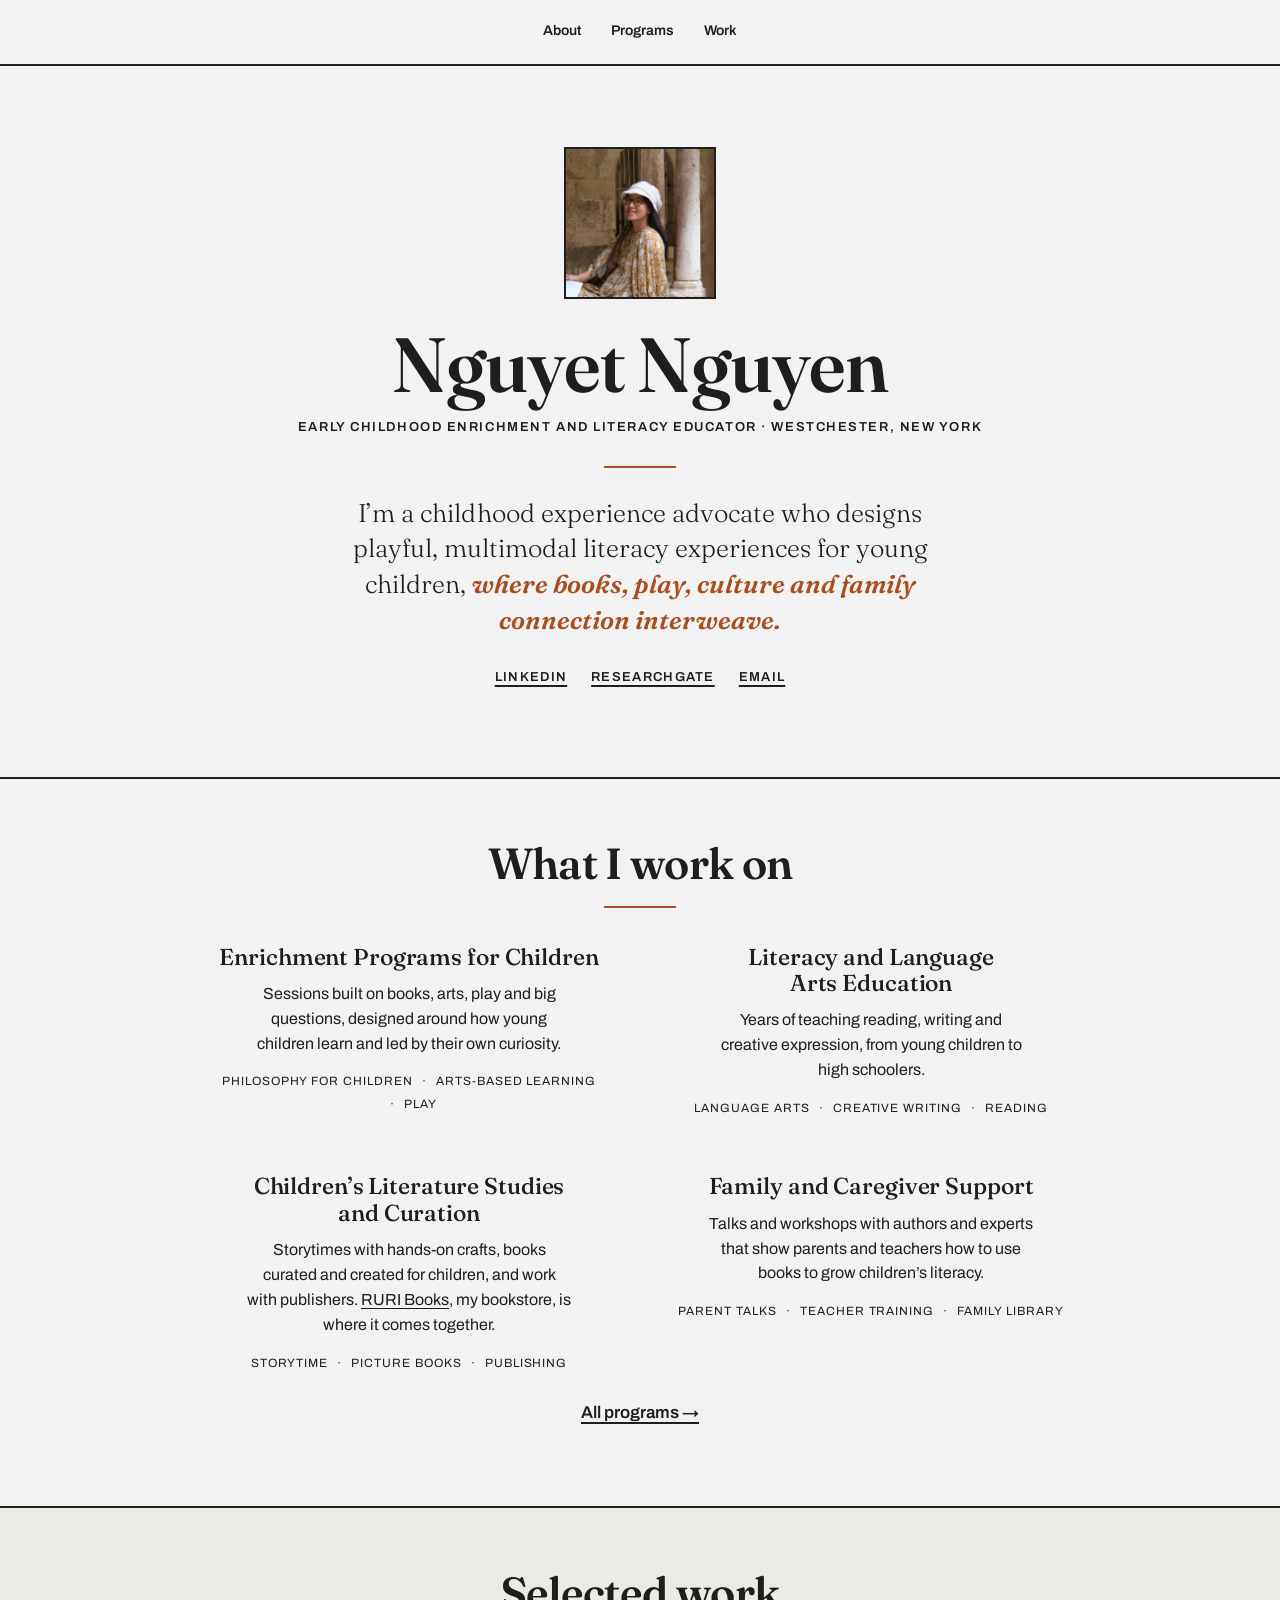
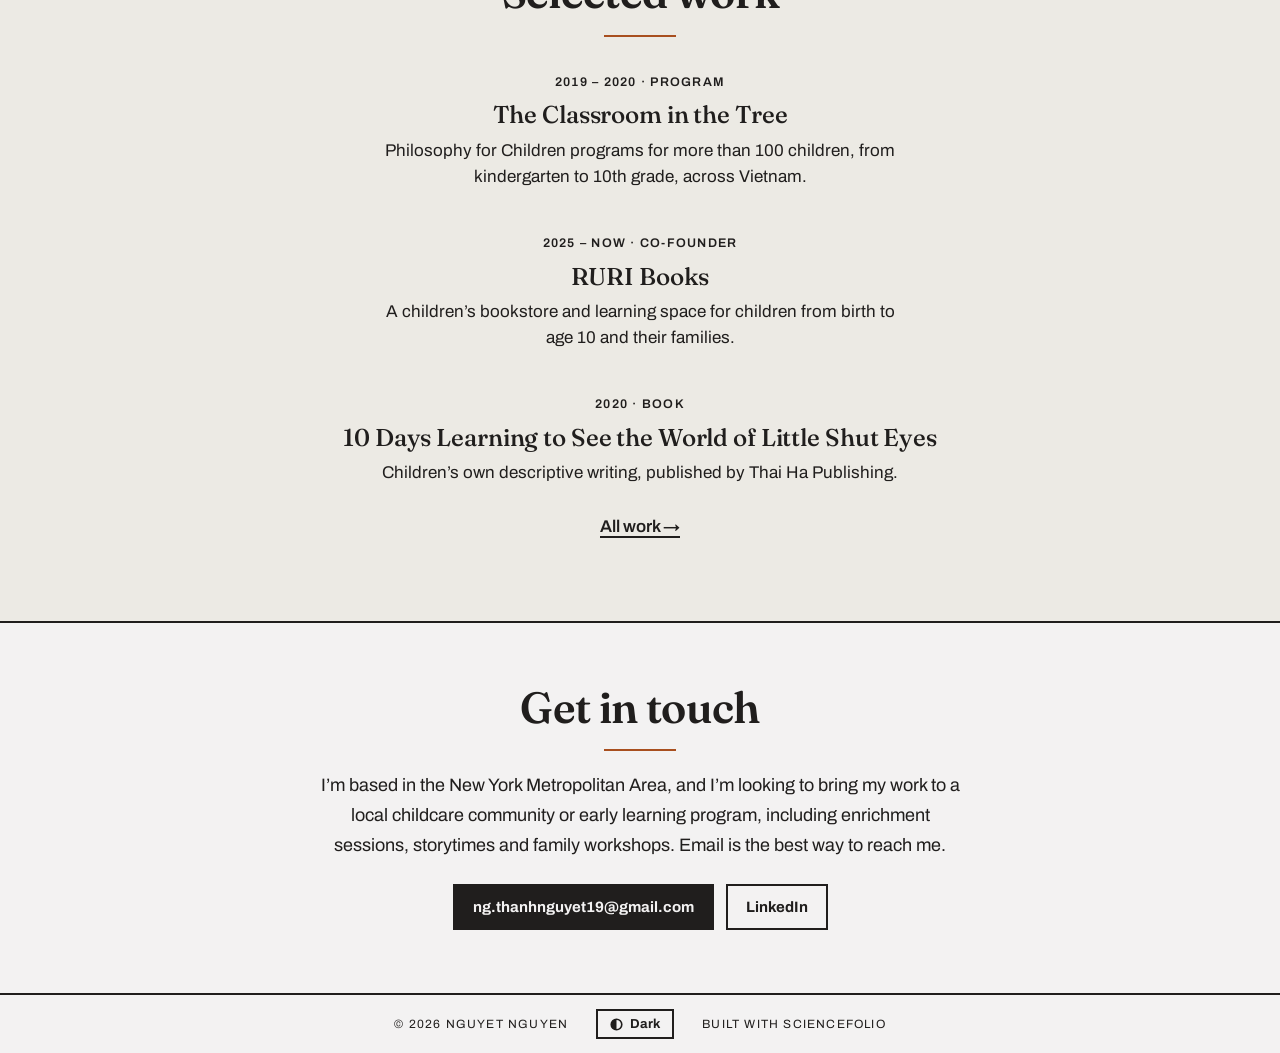
<file: index.html>
<!doctype html>
<html lang="en">
<head>
<meta charset="utf-8">
<meta name="viewport" content="width=device-width, initial-scale=1">
<title>Nguyet Nguyen · Early childhood enrichment and literacy educator</title>
<meta name="description" content="Homepage of Nguyet Nguyen, an early childhood enrichment and literacy educator who designs playful, multimodal literacy experiences for young children and their families. Based in the New York area.">
<link rel="icon" href="images/favicon.svg" type="image/svg+xml">
<link rel="preconnect" href="https://fonts.googleapis.com">
<link rel="preconnect" href="https://fonts.gstatic.com" crossorigin>
<link rel="stylesheet" href="https://fonts.googleapis.com/css2?family=Archivo:wght@300;400;600;700;800&family=Fraunces:ital,opsz,wght@0,9..144,300..700;1,9..144,300..700&display=swap">
<link rel="stylesheet" href="css/tokens.css">
<link rel="stylesheet" href="css/site.css">
<script src="js/theme.js"></script>
</head>
<body>
<nav class="nav" aria-label="Main">
  <a href="about.html">About</a>
  <a href="research.html">Programs</a>
  <a href="work.html">Work</a>
</nav>

<main>
  <!-- ============ HERO ============ -->
  <header class="hero">
    <figure class="portrait"><img src="images/portrait.jpg" alt="Portrait of Nguyet Nguyen" width="300" height="300"></figure>
    <h1>Nguyet Nguyen</h1>
    <p class="kicker">Early childhood enrichment and literacy educator · Westchester, New York</p>
    <hr class="short-rule">
    <p class="statement">I’m a childhood experience advocate who designs playful, multimodal literacy experiences for young children, <strong>where books, play, culture and family connection interweave.</strong></p>
    <ul class="profile-links">
      <li><a href="https://www.linkedin.com/in/nguyet-nguyen-491243195/">LinkedIn</a></li>
      <li><a href="https://www.researchgate.net/profile/Nguyet-Nguyen-42">ResearchGate</a></li>
      <li><a href="mailto:ng.thanhnguyet19@gmail.com">Email</a></li>
    </ul>
  </header>

  <!-- ============ WHAT I WORK ON ============ -->
  <section class="section" aria-labelledby="work-h">
    <div class="wrap">
      <div class="section-head">
        <h2 id="work-h">What I work on</h2>
        <hr class="short-rule">
      </div>
      <div class="cols4">
        <article class="col">
          <h3>Enrichment Programs for Children</h3>
          <p>Sessions built on books, arts, play and big questions, designed around how young children learn and led by their own curiosity.</p>
          <div class="tags"><span class="tag">Philosophy for Children</span><span class="tag">Arts-based learning</span><span class="tag">Play</span></div>
        </article>
        <article class="col">
          <h3>Literacy and Language Arts Education</h3>
          <p>Years of teaching reading, writing and creative expression, from young children to high schoolers.</p>
          <div class="tags"><span class="tag">Language arts</span><span class="tag">Creative writing</span><span class="tag">Reading</span></div>
        </article>
        <article class="col">
          <h3>Children’s Literature Studies and Curation</h3>
          <p>Storytimes with hands-on crafts, books curated and created for children, and work with publishers. <a href="research.html#ruri-books">RURI Books</a>, my bookstore, is where it comes together.</p>
          <div class="tags"><span class="tag">Storytime</span><span class="tag">Picture books</span><span class="tag">Publishing</span></div>
        </article>
        <article class="col">
          <h3>Family and Caregiver Support</h3>
          <p>Talks and workshops with authors and experts that show parents and teachers how to use books to grow children’s literacy.</p>
          <div class="tags"><span class="tag">Parent talks</span><span class="tag">Teacher training</span><span class="tag">Family library</span></div>
        </article>
      </div>
      <p class="more"><a href="research.html">All programs →</a></p>
    </div>
  </section>

  <!-- ============ SELECTED WORK ============ -->
  <section class="section tint" aria-labelledby="sel-h">
    <div class="wrap">
      <div class="section-head">
        <h2 id="sel-h">Selected work</h2>
        <hr class="short-rule">
      </div>
      <div class="entries">
        <article class="entry">
          <p class="when">2019 – 2020 · Program</p>
          <h3><a href="research.html#classroom-in-the-tree">The Classroom in the Tree</a></h3>
          <p>Philosophy for Children programs for more than 100 children, from kindergarten to 10th grade, across Vietnam.</p>
        </article>
        <article class="entry">
          <p class="when">2025 – now · Co-founder</p>
          <h3><a href="research.html#ruri-books">RURI Books</a></h3>
          <p>A children’s bookstore and learning space for children from birth to age 10 and their families.</p>
        </article>
        <article class="entry">
          <p class="when">2020 · Book</p>
          <h3><a href="research.html#little-shut-eyes">10 Days Learning to See the World of Little Shut Eyes</a></h3>
          <p>Children’s own descriptive writing, published by Thai Ha Publishing.</p>
        </article>
      </div>
      <p class="more"><a href="work.html">All work →</a></p>
    </div>
  </section>

  <!-- ============ CONTACT ============ -->
  <section class="section" id="contact" aria-labelledby="contact-h">
    <div class="wrap" style="text-align:center">
      <div class="section-head" style="margin-bottom:20px">
        <h2 id="contact-h">Get in touch</h2>
        <hr class="short-rule">
      </div>
      <p class="prose">I’m based in the New York Metropolitan Area, and I’m looking to bring my work to a local childcare community or early learning program, including enrichment sessions, storytimes and family workshops. Email is the best way to reach me.</p>
      <div class="btn-row">
        <a class="btn" href="mailto:ng.thanhnguyet19@gmail.com">ng.thanhnguyet19@gmail.com</a>
        <a class="btn btn-line" href="https://www.linkedin.com/in/nguyet-nguyen-491243195/">LinkedIn</a>
      </div>
    </div>
  </section>
</main>

<footer class="foot">
  <a href="index.html">© 2026 Nguyet Nguyen</a>
  <button type="button" class="toggle" data-theme-toggle aria-pressed="false"><svg viewBox="0 0 16 16" width="13" height="13" aria-hidden="true"><circle cx="8" cy="8" r="6.5" fill="none" stroke="currentColor" stroke-width="2"/><path d="M8 1.5a6.5 6.5 0 0 0 0 13z" fill="currentColor"/></svg><span data-theme-label>Dark</span></button>
  <a href="https://github.com/tuannguyen8390/sciencefolio" rel="noopener">Built with Sciencefolio</a>
</footer>

</body>
</html>
</file>
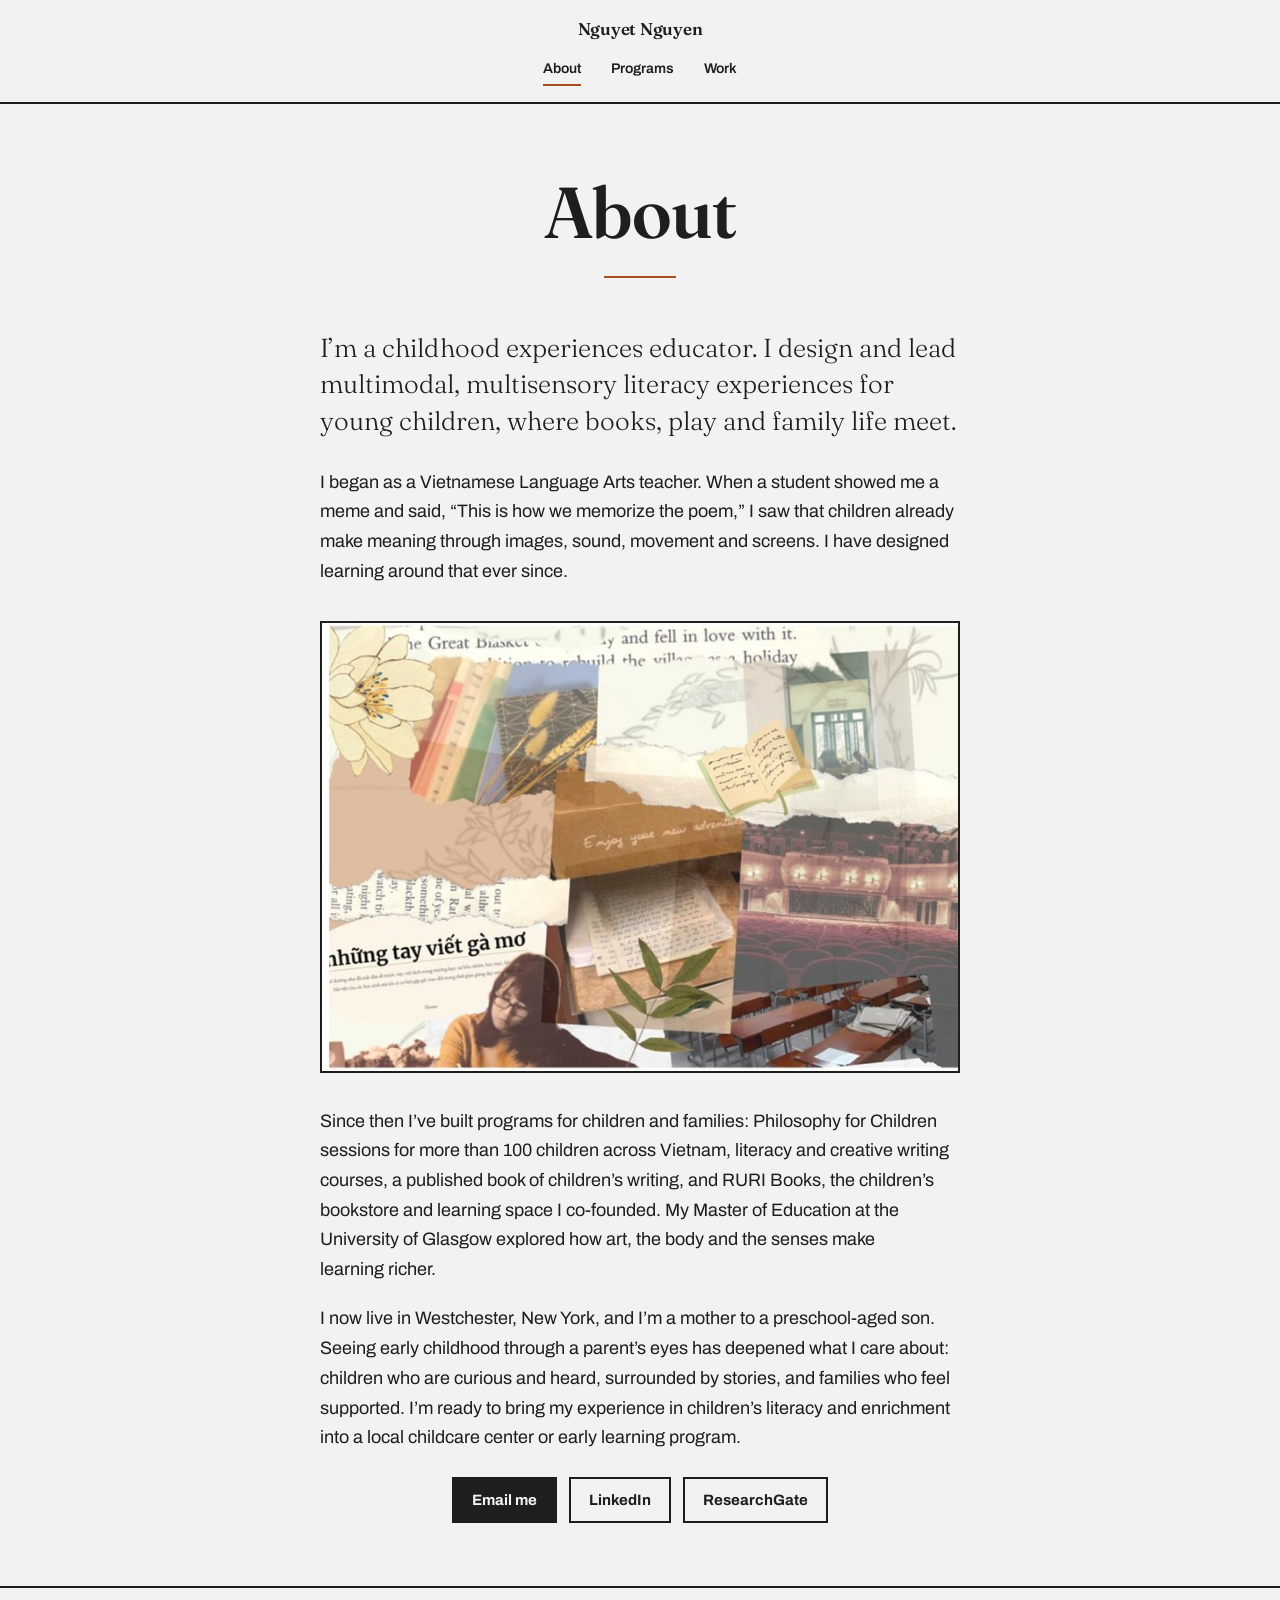
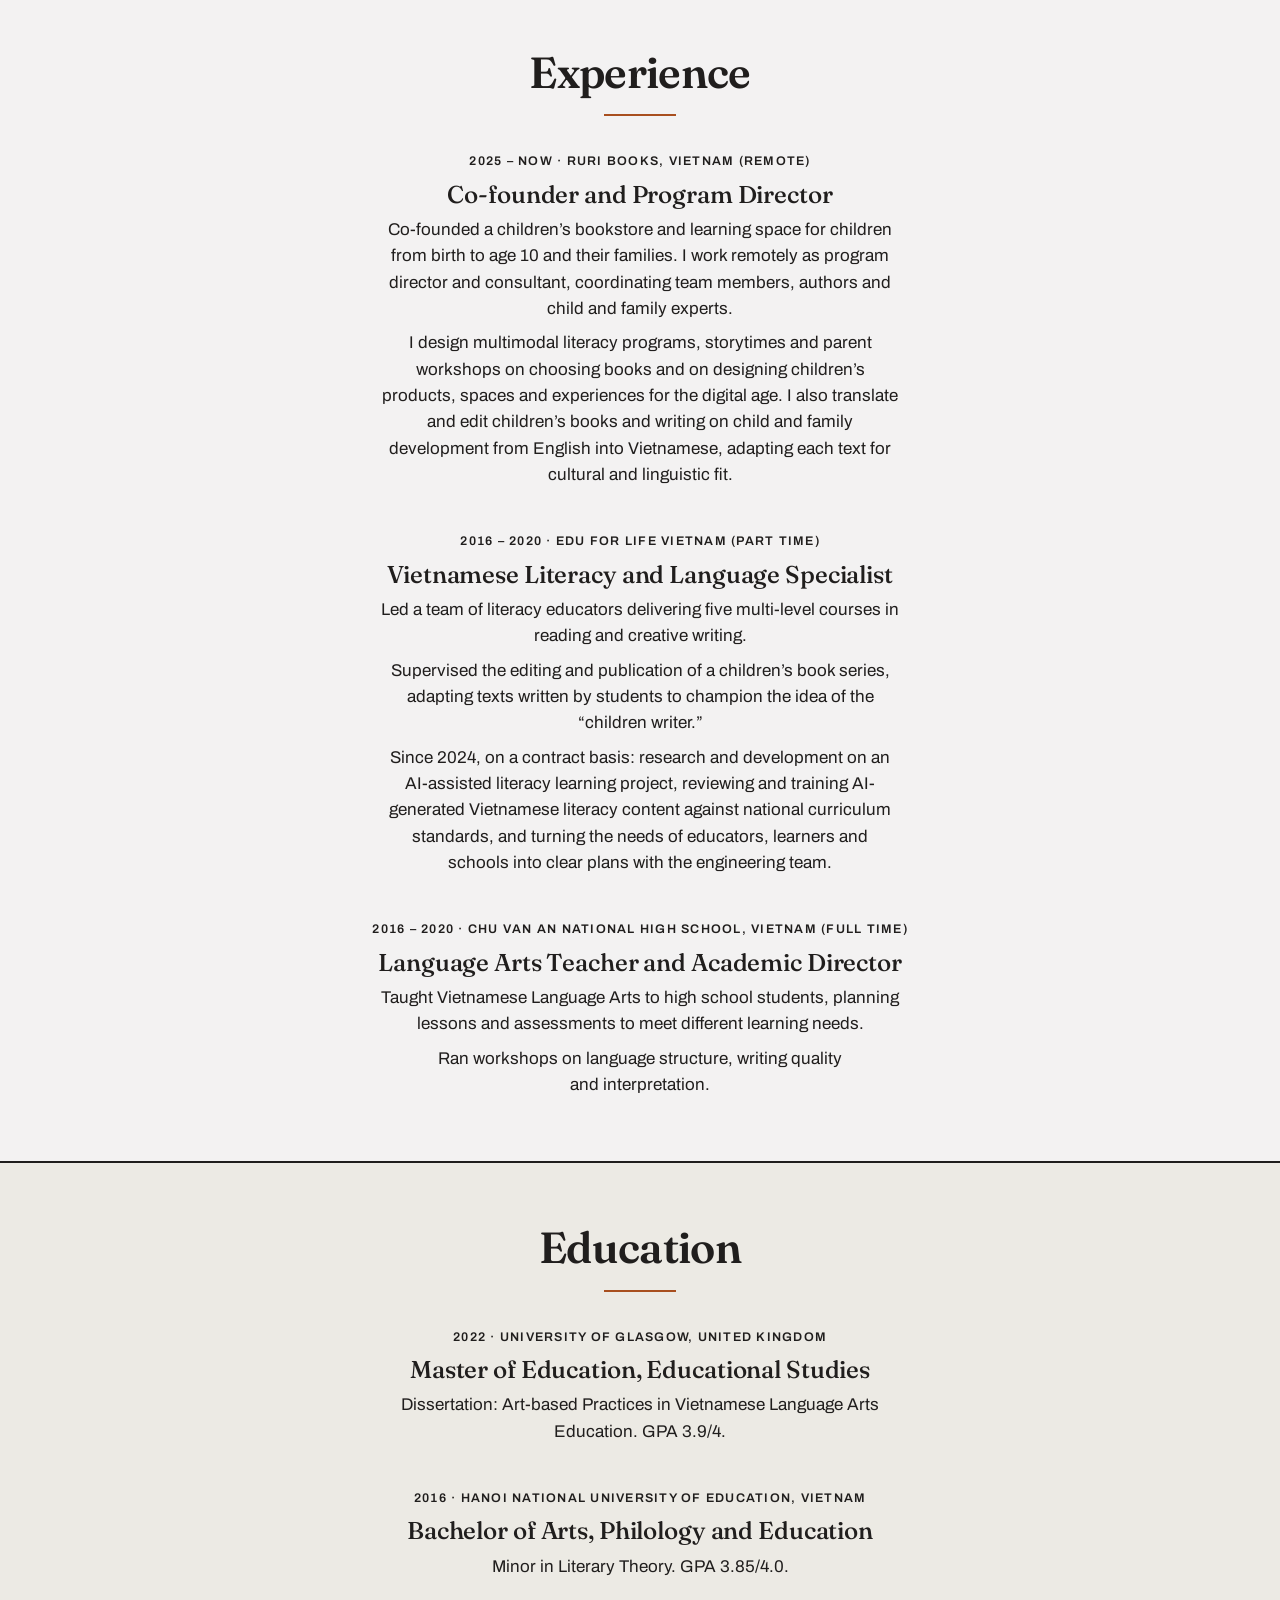
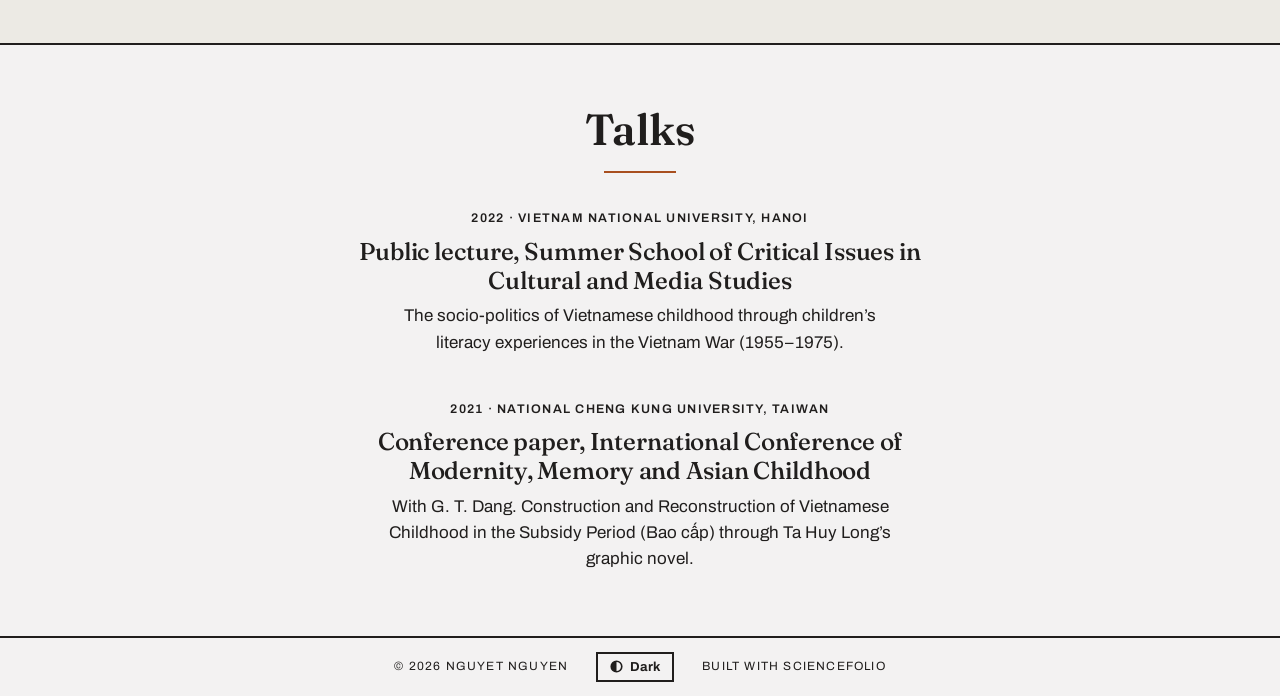
<file: about.html>
<!doctype html>
<html lang="en">
<head>
<meta charset="utf-8">
<meta name="viewport" content="width=device-width, initial-scale=1">
<title>About · Nguyet Nguyen</title>
<meta name="description" content="Biography, education and experience of Nguyet Nguyen, an early childhood enrichment and literacy designer.">
<link rel="icon" href="images/favicon.svg" type="image/svg+xml">
<link rel="preconnect" href="https://fonts.googleapis.com">
<link rel="preconnect" href="https://fonts.gstatic.com" crossorigin>
<link rel="stylesheet" href="https://fonts.googleapis.com/css2?family=Archivo:wght@300;400;600;700;800&family=Fraunces:ital,opsz,wght@0,9..144,300..700;1,9..144,300..700&display=swap">
<link rel="stylesheet" href="css/tokens.css">
<link rel="stylesheet" href="css/site.css">
<script src="js/theme.js"></script>
</head>
<body>
<nav class="nav" aria-label="Main">
  <a class="nav-name" href="index.html">Nguyet Nguyen</a>
  <a href="about.html" aria-current="page">About</a>
  <a href="research.html">Programs</a>
  <a href="work.html">Work</a>
</nav>

<main>
  <header class="page-head">
    <h1>About</h1>
    <hr class="short-rule">
  </header>

  <section class="section flush-top">
    <div class="prose">
      <p class="lead-in">I’m a childhood experiences educator. I design and lead multimodal, multisensory literacy experiences for young children, where books, play and family life meet.</p>
      <p>I began as a Vietnamese Language Arts teacher. When a student showed me a meme and said, “This is how we memorize the poem,” I saw that children already make meaning through images, sound, movement and screens. I have designed learning around that ever since.</p>
    </div>
    <figure class="figure figure-natural" style="margin-top:34px;margin-bottom:34px">
      <img src="images/about-collage.jpg" alt="Collage of torn book pages, handwritten letters, dried flowers, a lecture hall and a woman reading" width="724" height="510">
    </figure>
    <div class="prose">
      <p>Since then I’ve built programs for children and families: Philosophy for Children sessions for more than 100 children across Vietnam, literacy and creative writing courses, a published book of children’s writing, and RURI Books, the children’s bookstore and learning space I co-founded. My Master of Education at the University of Glasgow explored how art, the body and the senses make learning richer.</p>
      <p>I now live in Westchester, New York, and I’m a mother to a preschool-aged son. Seeing early childhood through a parent’s eyes has deepened what I care about: children who are curious and heard, surrounded by stories, and families who feel supported. I’m ready to bring my experience in children’s literacy and enrichment into a local childcare center or early learning program.</p>
    </div>
    <div class="btn-row">
      <a class="btn" href="mailto:ng.thanhnguyet19@gmail.com">Email me</a>
      <a class="btn btn-line" href="https://www.linkedin.com/in/nguyet-nguyen-491243195/">LinkedIn</a>
      <a class="btn btn-line" href="https://www.researchgate.net/profile/Nguyet-Nguyen-42">ResearchGate</a>
    </div>
  </section>

  <section class="section" aria-labelledby="exp-h">
    <div class="wrap">
      <div class="section-head">
        <h2 id="exp-h">Experience</h2>
        <hr class="short-rule">
      </div>
      <div class="entries">
        <article class="entry">
          <p class="when">2025 – now · RURI Books, Vietnam (remote)</p>
          <h3>Co-founder and Program Director</h3>
          <p>Co-founded a children’s bookstore and learning space for children from birth to age 10 and their families. I work remotely as program director and consultant, coordinating team members, authors and child and family experts.</p>
          <p>I design multimodal literacy programs, storytimes and parent workshops on choosing books and on designing children’s products, spaces and experiences for the digital age. I also translate and edit children’s books and writing on child and family development from English into Vietnamese, adapting each text for cultural and linguistic fit.</p>
        </article>
        <article class="entry">
          <p class="when">2016 – 2020 · Edu for Life Vietnam (part time)</p>
          <h3>Vietnamese Literacy and Language Specialist</h3>
          <p>Led a team of literacy educators delivering five multi-level courses in reading and creative writing.</p>
          <p>Supervised the editing and publication of a children’s book series, adapting texts written by students to champion the idea of the “children writer.”</p>
          <p>Since 2024, on a contract basis: research and development on an AI-assisted literacy learning project, reviewing and training AI-generated Vietnamese literacy content against national curriculum standards, and turning the needs of educators, learners and schools into clear plans with the engineering team.</p>
        </article>
        <article class="entry">
          <p class="when">2016 – 2020 · Chu Van An National High School, Vietnam (full time)</p>
          <h3>Language Arts Teacher and Academic Director</h3>
          <p>Taught Vietnamese Language Arts to high school students, planning lessons and assessments to meet different learning needs.</p>
          <p>Ran workshops on language structure, writing quality and interpretation.</p>
        </article>
      </div>
    </div>
  </section>

  <section class="section tint" aria-labelledby="edu-h">
    <div class="wrap">
      <div class="section-head">
        <h2 id="edu-h">Education</h2>
        <hr class="short-rule">
      </div>
      <div class="entries">
        <article class="entry">
          <p class="when">2022 · University of Glasgow, United Kingdom</p>
          <h3>Master of Education, Educational Studies</h3>
          <p>Dissertation: Art-based Practices in Vietnamese Language Arts Education. GPA 3.9/4.</p>
        </article>
        <article class="entry">
          <p class="when">2016 · Hanoi National University of Education, Vietnam</p>
          <h3>Bachelor of Arts, Philology and Education</h3>
          <p>Minor in Literary Theory. GPA 3.85/4.0.</p>
        </article>
      </div>
    </div>
  </section>

  <section class="section" aria-labelledby="talks-h">
    <div class="wrap">
      <div class="section-head">
        <h2 id="talks-h">Talks</h2>
        <hr class="short-rule">
      </div>
      <div class="entries">
        <article class="entry">
          <p class="when">2022 · Vietnam National University, Hanoi</p>
          <h3>Public lecture, Summer School of Critical Issues in Cultural and Media Studies</h3>
          <p>The socio-politics of Vietnamese childhood through children’s literacy experiences in the Vietnam War (1955–1975).</p>
        </article>
        <article class="entry">
          <p class="when">2021 · National Cheng Kung University, Taiwan</p>
          <h3>Conference paper, International Conference of Modernity, Memory and Asian Childhood</h3>
          <p>With G. T. Dang. Construction and Reconstruction of Vietnamese Childhood in the Subsidy Period (<span lang="vi">Bao cấp</span>) through Ta Huy Long’s graphic novel.</p>
        </article>
      </div>
    </div>
  </section>
</main>

<footer class="foot">
  <a href="index.html">© 2026 Nguyet Nguyen</a>
  <button type="button" class="toggle" data-theme-toggle aria-pressed="false"><svg viewBox="0 0 16 16" width="13" height="13" aria-hidden="true"><circle cx="8" cy="8" r="6.5" fill="none" stroke="currentColor" stroke-width="2"/><path d="M8 1.5a6.5 6.5 0 0 0 0 13z" fill="currentColor"/></svg><span data-theme-label>Dark</span></button>
  <a href="https://github.com/tuannguyen8390/sciencefolio" rel="noopener">Built with Sciencefolio</a>
</footer>

</body>
</html>
</file>
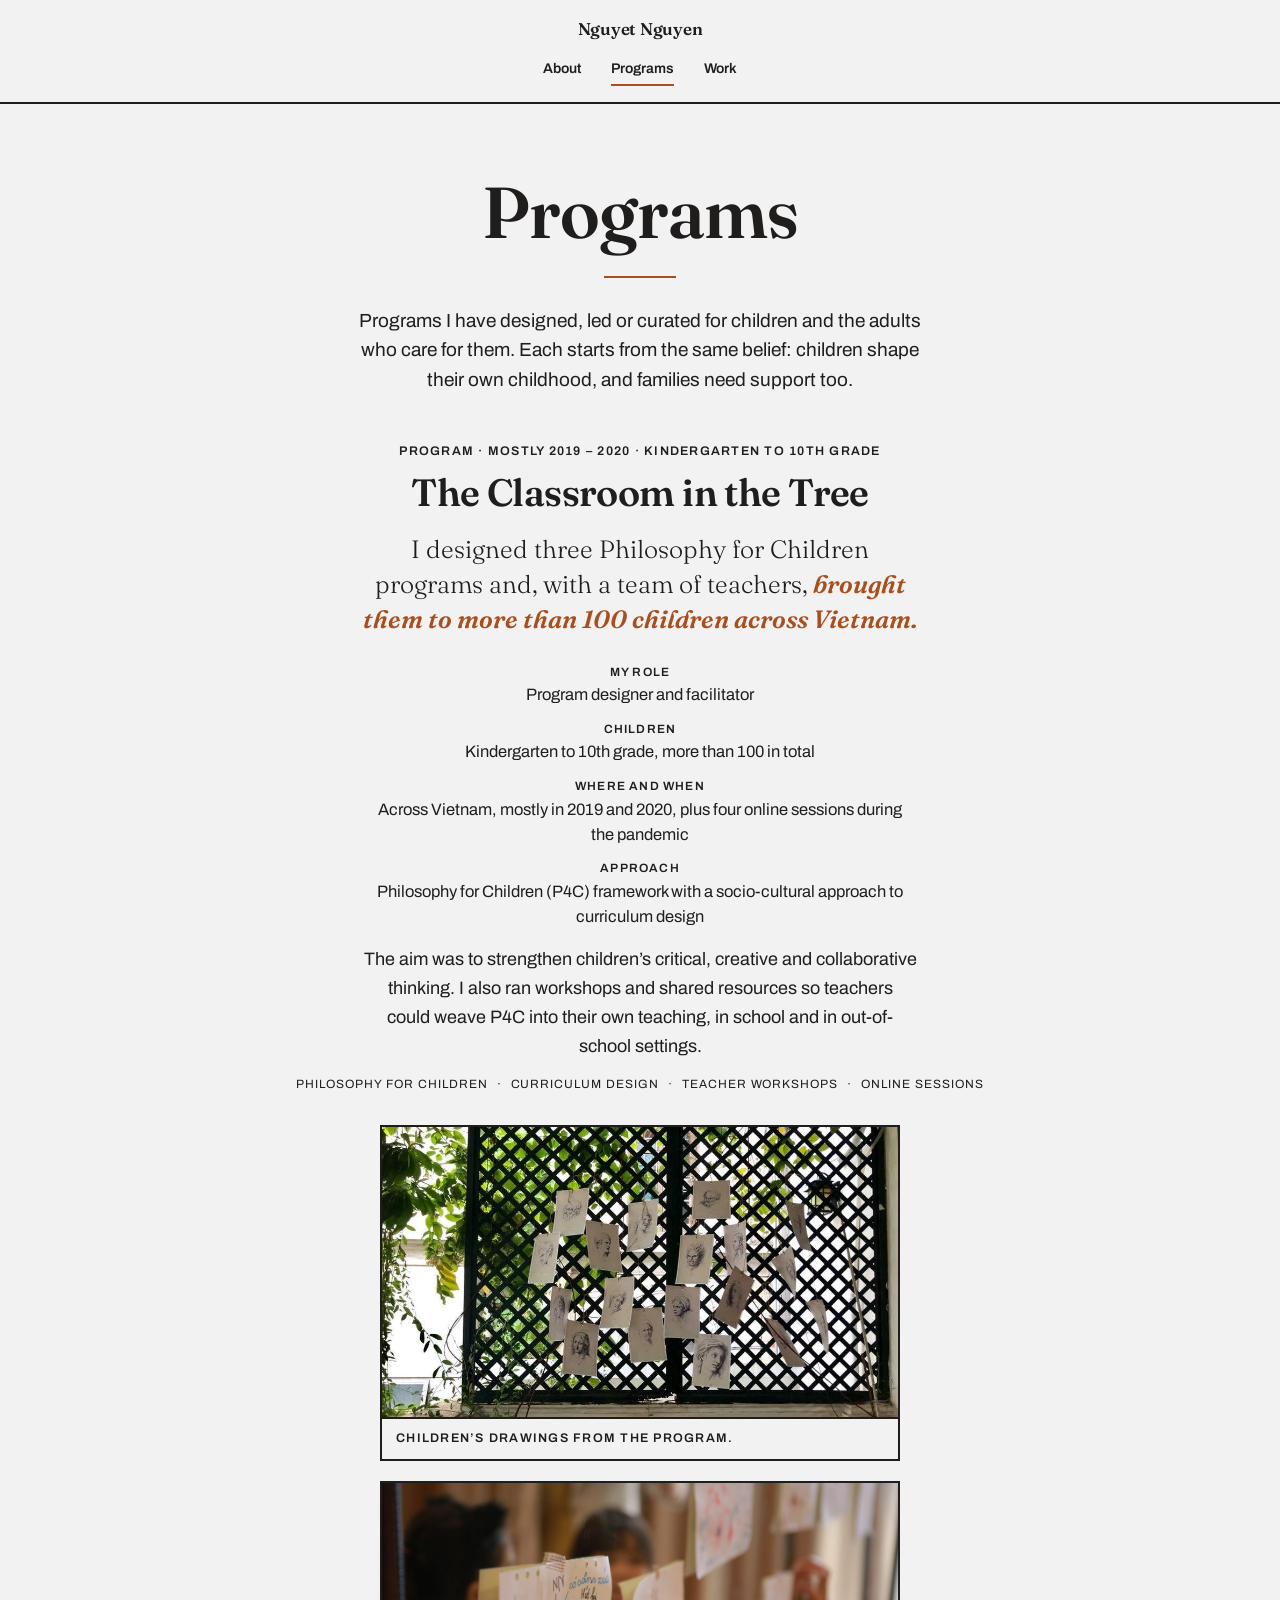
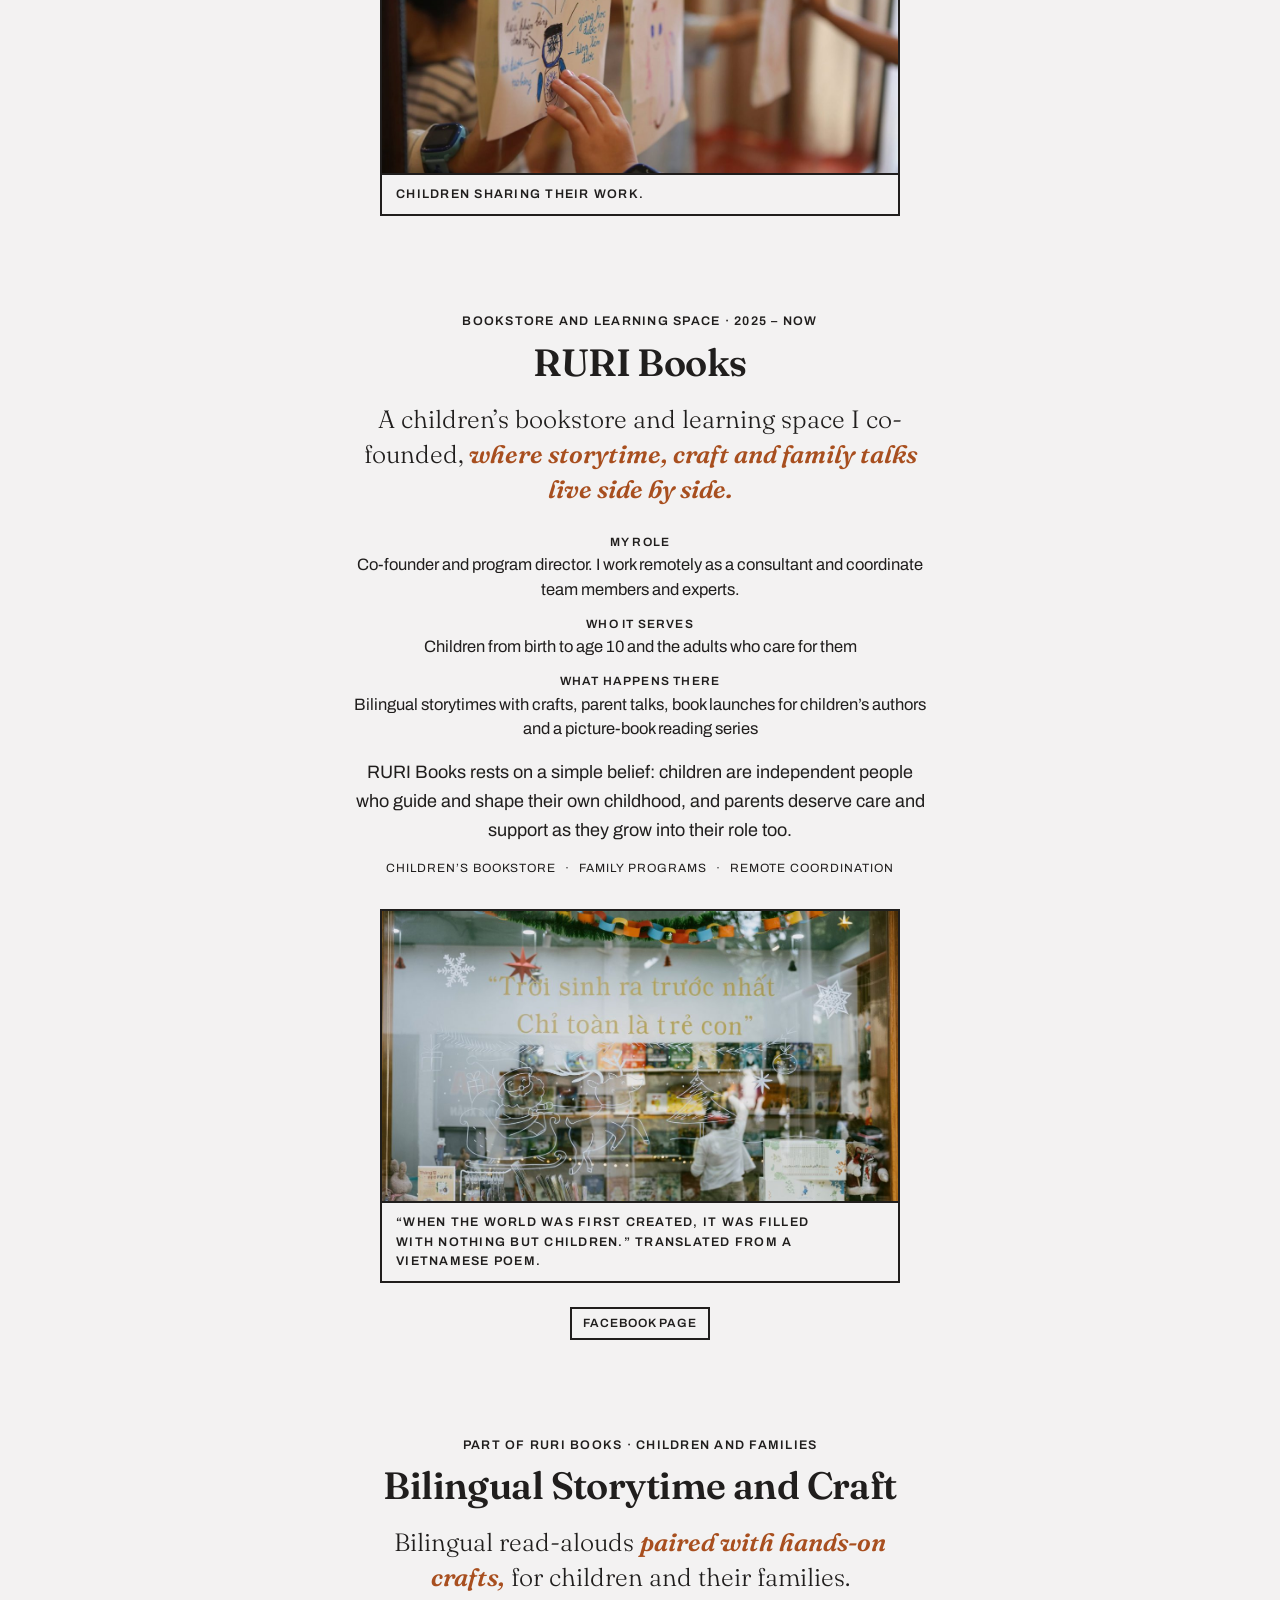
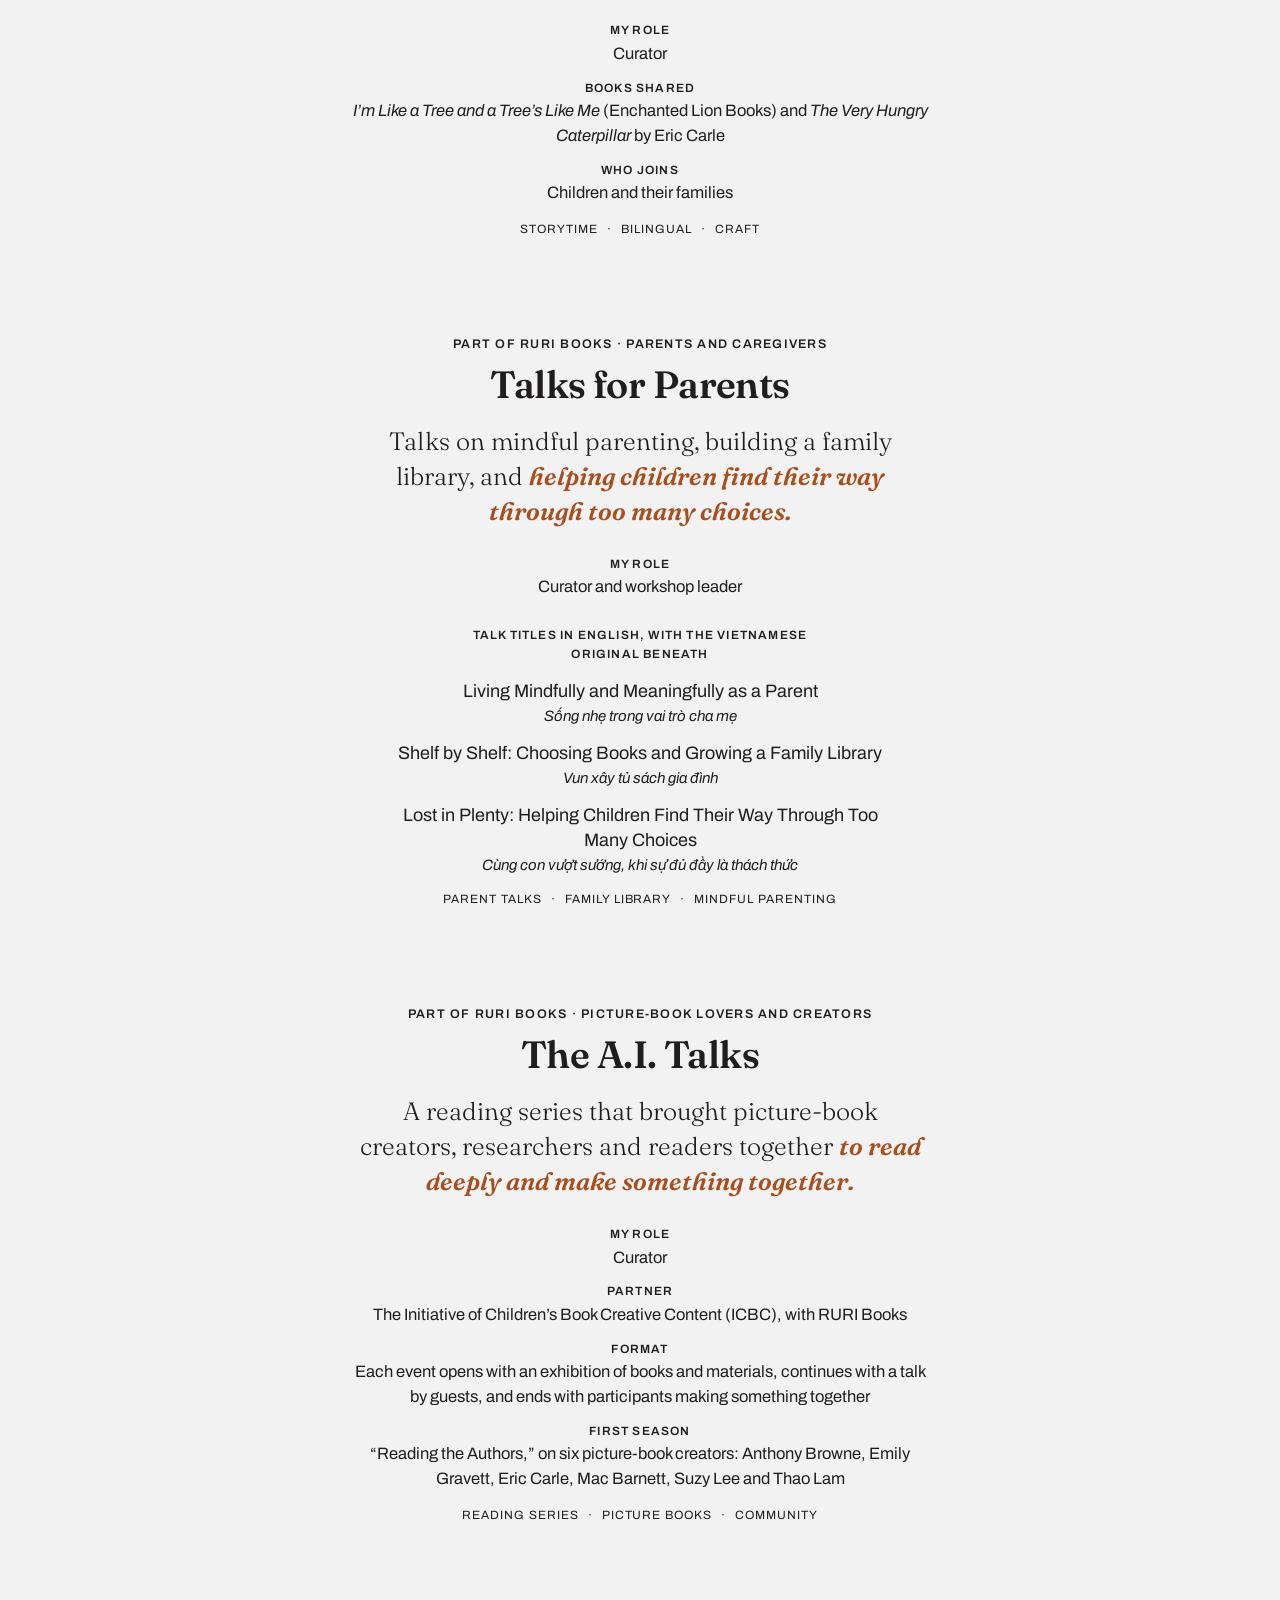
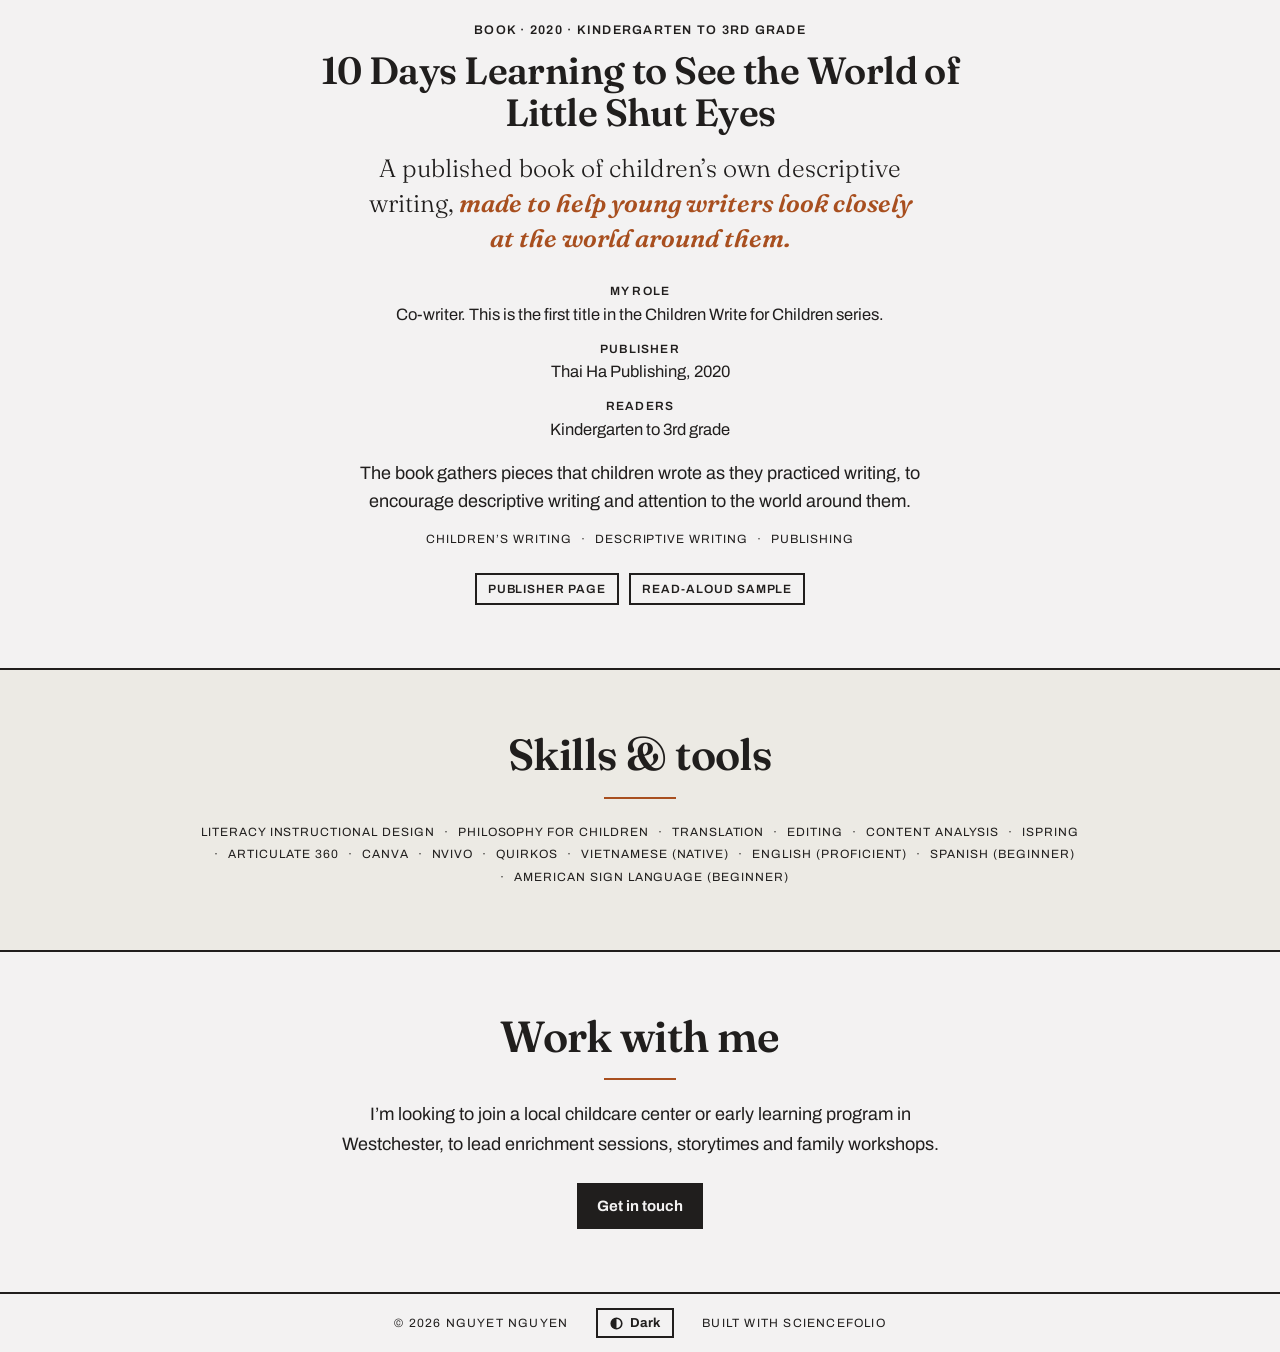
<file: research.html>
<!doctype html>
<html lang="en">
<head>
<meta charset="utf-8">
<meta name="viewport" content="width=device-width, initial-scale=1">
<title>Programs · Nguyet Nguyen</title>
<meta name="description" content="Enrichment, literacy and family programs designed and led by Nguyet Nguyen.">
<link rel="icon" href="images/favicon.svg" type="image/svg+xml">
<link rel="preconnect" href="https://fonts.googleapis.com">
<link rel="preconnect" href="https://fonts.gstatic.com" crossorigin>
<link rel="stylesheet" href="https://fonts.googleapis.com/css2?family=Archivo:wght@300;400;600;700;800&family=Fraunces:ital,opsz,wght@0,9..144,300..700;1,9..144,300..700&display=swap">
<link rel="stylesheet" href="css/tokens.css">
<link rel="stylesheet" href="css/site.css">
<script src="js/theme.js"></script>
</head>
<body>
<nav class="nav" aria-label="Main">
  <a class="nav-name" href="index.html">Nguyet Nguyen</a>
  <a href="about.html">About</a>
  <a href="research.html" aria-current="page">Programs</a>
  <a href="work.html">Work</a>
</nav>

<main>
  <header class="page-head">
    <h1>Programs</h1>
    <hr class="short-rule">
    <p>Programs I have designed, led or curated for children and the adults who care for them. Each starts from the same belief: children shape their own childhood, and families need support too.</p>
  </header>

  <section class="section flush-top" aria-label="Programs">
    <div class="wrap">
      <div class="chapters">
        <article class="chapter" id="classroom-in-the-tree">
          <p class="when">Program · Mostly 2019 – 2020 · Kindergarten to 10th grade</p>
          <h2>The Classroom in the Tree</h2>
          <p class="lead">I designed three Philosophy for Children programs and, with a team of teachers, <strong>brought them to more than 100 children across Vietnam.</strong></p>
          <dl class="facts">
            <div><dt>My role</dt><dd>Program designer and facilitator</dd></div>
            <div><dt>Children</dt><dd>Kindergarten to 10th grade, more than 100 in total</dd></div>
            <div><dt>Where and when</dt><dd>Across Vietnam, mostly in 2019 and 2020, plus four online sessions during the pandemic</dd></div>
            <div><dt>Approach</dt><dd>Philosophy for Children (P4C) framework with a socio-cultural approach to curriculum design</dd></div>
          </dl>
          <p>The aim was to strengthen children’s critical, creative and collaborative thinking. I also ran workshops and shared resources so teachers could weave P4C into their own teaching, in school and in out-of-school settings.</p>

          <div class="tags"><span class="tag">Philosophy for Children</span><span class="tag">Curriculum design</span><span class="tag">Teacher workshops</span><span class="tag">Online sessions</span></div>
          <figure class="figure">
            <img src="images/program-p4c-drawings.jpg" alt="Children’s drawings pinned to a lattice screen" width="800" height="450">
            <figcaption>Children’s drawings from the program.</figcaption>
          </figure>
          <figure class="figure">
            <img src="images/program-p4c-sharing.jpg" alt="Children’s hands holding up and pointing to their drawings and writing" width="800" height="450">
            <figcaption>Children sharing their work.</figcaption>
          </figure>

        </article>

        <article class="chapter" id="ruri-books">
          <p class="when">Bookstore and learning space · 2025 – now</p>
          <h2>RURI Books</h2>
          <p class="lead">A children’s bookstore and learning space I co-founded, <strong>where storytime, craft and family talks live side by side.</strong></p>
          <dl class="facts">
            <div><dt>My role</dt><dd>Co-founder and program director. I work remotely as a consultant and coordinate team members and experts.</dd></div>
            <div><dt>Who it serves</dt><dd>Children from birth to age 10 and the adults who care for them</dd></div>
            <div><dt>What happens there</dt><dd>Bilingual storytimes with crafts, parent talks, book launches for children’s authors and a picture-book reading series</dd></div>
          </dl>
          <p>RURI Books rests on a simple belief: children are independent people who guide and shape their own childhood, and parents deserve care and support as they grow into their role too.</p>

          <div class="tags"><span class="tag">Children’s bookstore</span><span class="tag">Family programs</span><span class="tag">Remote coordination</span></div>
          <figure class="figure">
            <img src="images/program-ruri-window.jpg" alt="Window of the RURI Books children’s bookstore, with shelves of picture books behind a line of Vietnamese poetry on the glass" width="800" height="450">
            <figcaption>“When the world was first created, it was filled with nothing but children.” Translated from a Vietnamese poem.</figcaption>
          </figure>

          <div class="links"><a href="https://www.facebook.com/ruribooks">Facebook page</a></div>
        </article>

        <article class="chapter" id="storytime">
          <p class="when">Part of RURI Books · Children and families</p>
          <h2>Bilingual Storytime and Craft</h2>
          <p class="lead">Bilingual read-alouds <strong>paired with hands-on crafts,</strong> for children and their families.</p>
          <dl class="facts">
            <div><dt>My role</dt><dd>Curator</dd></div>
            <div><dt>Books shared</dt><dd><em>I’m Like a Tree and a Tree’s Like Me</em> (Enchanted Lion Books) and <em>The Very Hungry Caterpillar</em> by Eric Carle</dd></div>
            <div><dt>Who joins</dt><dd>Children and their families</dd></div>
          </dl>

          <div class="tags"><span class="tag">Storytime</span><span class="tag">Bilingual</span><span class="tag">Craft</span></div>

        </article>

        <article class="chapter" id="parent-talks">
          <p class="when">Part of RURI Books · Parents and caregivers</p>
          <h2>Talks for Parents</h2>
          <p class="lead">Talks on mindful parenting, building a family library, and <strong>helping children find their way through too many choices.</strong></p>
          <dl class="facts">
            <div><dt>My role</dt><dd>Curator and workshop leader</dd></div>
          </dl>
          <p class="small-label">Talk titles in English, with the Vietnamese original beneath</p>
          <ul class="plain">
            <li>Living Mindfully and Meaningfully as a Parent<span class="orig" lang="vi">Sống nhẹ trong vai trò cha mẹ</span></li>
            <li>Shelf by Shelf: Choosing Books and Growing a Family Library<span class="orig" lang="vi">Vun xây tủ sách gia đình</span></li>
            <li>Lost in Plenty: Helping Children Find Their Way Through Too Many Choices<span class="orig" lang="vi">Cùng con vượt sướng, khi sự đủ đầy là thách thức</span></li>
          </ul>

          <div class="tags"><span class="tag">Parent talks</span><span class="tag">Family library</span><span class="tag">Mindful parenting</span></div>

        </article>

        <article class="chapter" id="ai-talks">
          <p class="when">Part of RURI Books · Picture-book lovers and creators</p>
          <h2>The A.I. Talks</h2>
          <p class="lead">A reading series that brought picture-book creators, researchers and readers together <strong>to read deeply and make something together.</strong></p>
          <dl class="facts">
            <div><dt>My role</dt><dd>Curator</dd></div>
            <div><dt>Partner</dt><dd>The Initiative of Children’s Book Creative Content (ICBC), with RURI Books</dd></div>
            <div><dt>Format</dt><dd>Each event opens with an exhibition of books and materials, continues with a talk by guests, and ends with participants making something together</dd></div>
            <div><dt>First season</dt><dd>“Reading the Authors,” on six picture-book creators: Anthony Browne, Emily Gravett, Eric Carle, Mac Barnett, Suzy Lee and Thao Lam</dd></div>
          </dl>

          <div class="tags"><span class="tag">Reading series</span><span class="tag">Picture books</span><span class="tag">Community</span></div>

        </article>

        <article class="chapter" id="little-shut-eyes">
          <p class="when">Book · 2020 · Kindergarten to 3rd grade</p>
          <h2>10 Days Learning to See the World of Little Shut Eyes</h2>
          <p class="lead">A published book of children’s own descriptive writing, <strong>made to help young writers look closely at the world around them.</strong></p>
          <dl class="facts">
            <div><dt>My role</dt><dd>Co-writer. This is the first title in the Children Write for Children series.</dd></div>
            <div><dt>Publisher</dt><dd>Thai Ha Publishing, 2020</dd></div>
            <div><dt>Readers</dt><dd>Kindergarten to 3rd grade</dd></div>
          </dl>
          <p>The book gathers pieces that children wrote as they practiced writing, to encourage descriptive writing and attention to the world around them.</p>

          <div class="tags"><span class="tag">Children’s writing</span><span class="tag">Descriptive writing</span><span class="tag">Publishing</span></div>

          <div class="links"><a href="https://thaihabooks.com/products/10-ngay-ngam-the-gioi-cua-mat-nham-tit">Publisher page</a><a href="https://www.youtube.com/watch?v=2GXSbC4EUvc">Read-aloud sample</a></div>
        </article>
      </div>
    </div>
  </section>

  <section class="section tint" aria-labelledby="tools-h">
    <div class="wrap" style="text-align:center">
      <div class="section-head" style="margin-bottom:24px">
        <h2 id="tools-h">Skills &amp; tools</h2>
        <hr class="short-rule">
      </div>
      <div class="tags" style="justify-content:center">
        <span class="tag">Literacy instructional design</span><span class="tag">Philosophy for Children</span><span class="tag">Translation</span>
        <span class="tag">Editing</span><span class="tag">Content analysis</span><span class="tag">iSpring</span><span class="tag">Articulate 360</span>
        <span class="tag">Canva</span><span class="tag">NVivo</span><span class="tag">Quirkos</span>
        <span class="tag">Vietnamese (native)</span><span class="tag">English (proficient)</span><span class="tag">Spanish (beginner)</span><span class="tag">American Sign Language (beginner)</span>
      </div>
    </div>
  </section>

  <section class="section" aria-labelledby="collab-h">
    <div class="wrap" style="text-align:center">
      <div class="section-head" style="margin-bottom:20px">
        <h2 id="collab-h">Work with me</h2>
        <hr class="short-rule">
      </div>
      <p class="prose">I’m looking to join a local childcare center or early learning program in Westchester, to lead enrichment sessions, storytimes and family workshops.</p>
      <div class="btn-row">
        <a class="btn" href="mailto:ng.thanhnguyet19@gmail.com">Get in touch</a>
      </div>
    </div>
  </section>
</main>

<footer class="foot">
  <a href="index.html">© 2026 Nguyet Nguyen</a>
  <button type="button" class="toggle" data-theme-toggle aria-pressed="false"><svg viewBox="0 0 16 16" width="13" height="13" aria-hidden="true"><circle cx="8" cy="8" r="6.5" fill="none" stroke="currentColor" stroke-width="2"/><path d="M8 1.5a6.5 6.5 0 0 0 0 13z" fill="currentColor"/></svg><span data-theme-label>Dark</span></button>
  <a href="https://github.com/tuannguyen8390/sciencefolio" rel="noopener">Built with Sciencefolio</a>
</footer>

</body>
</html>
</file>
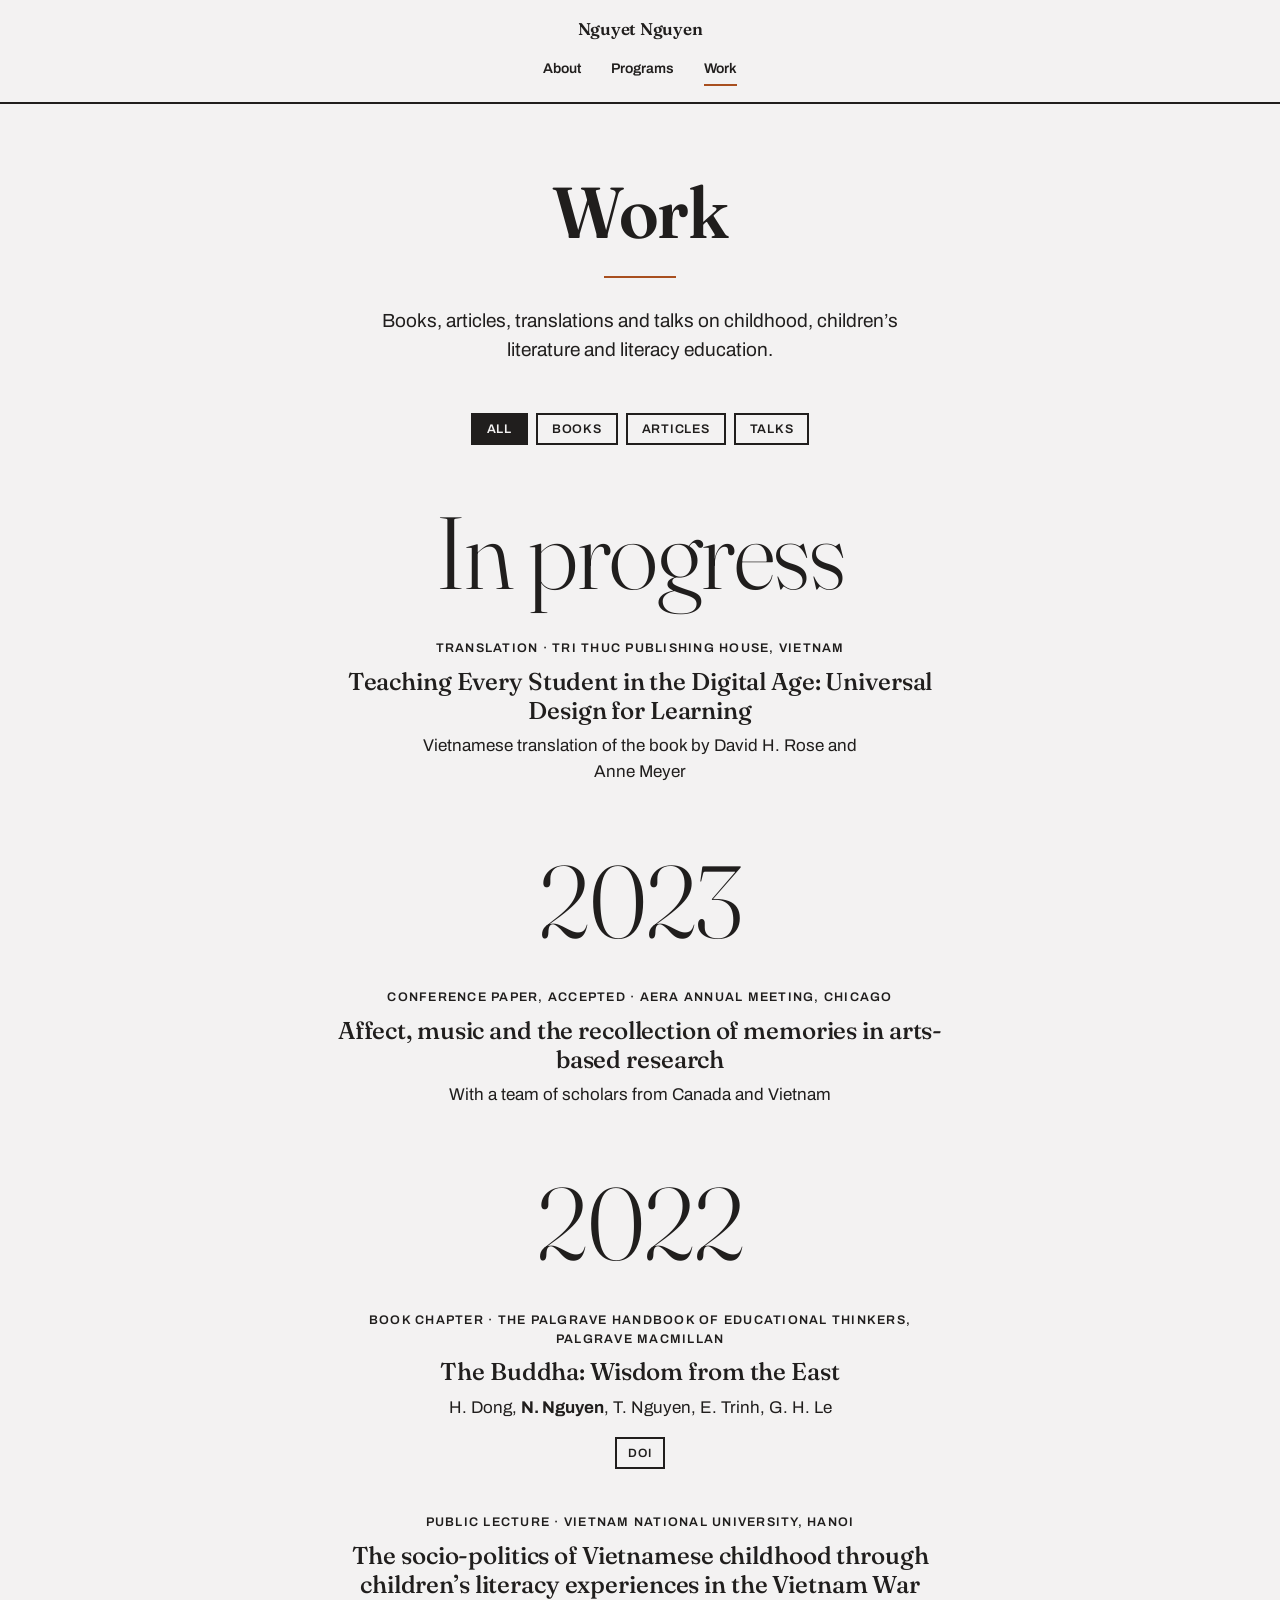
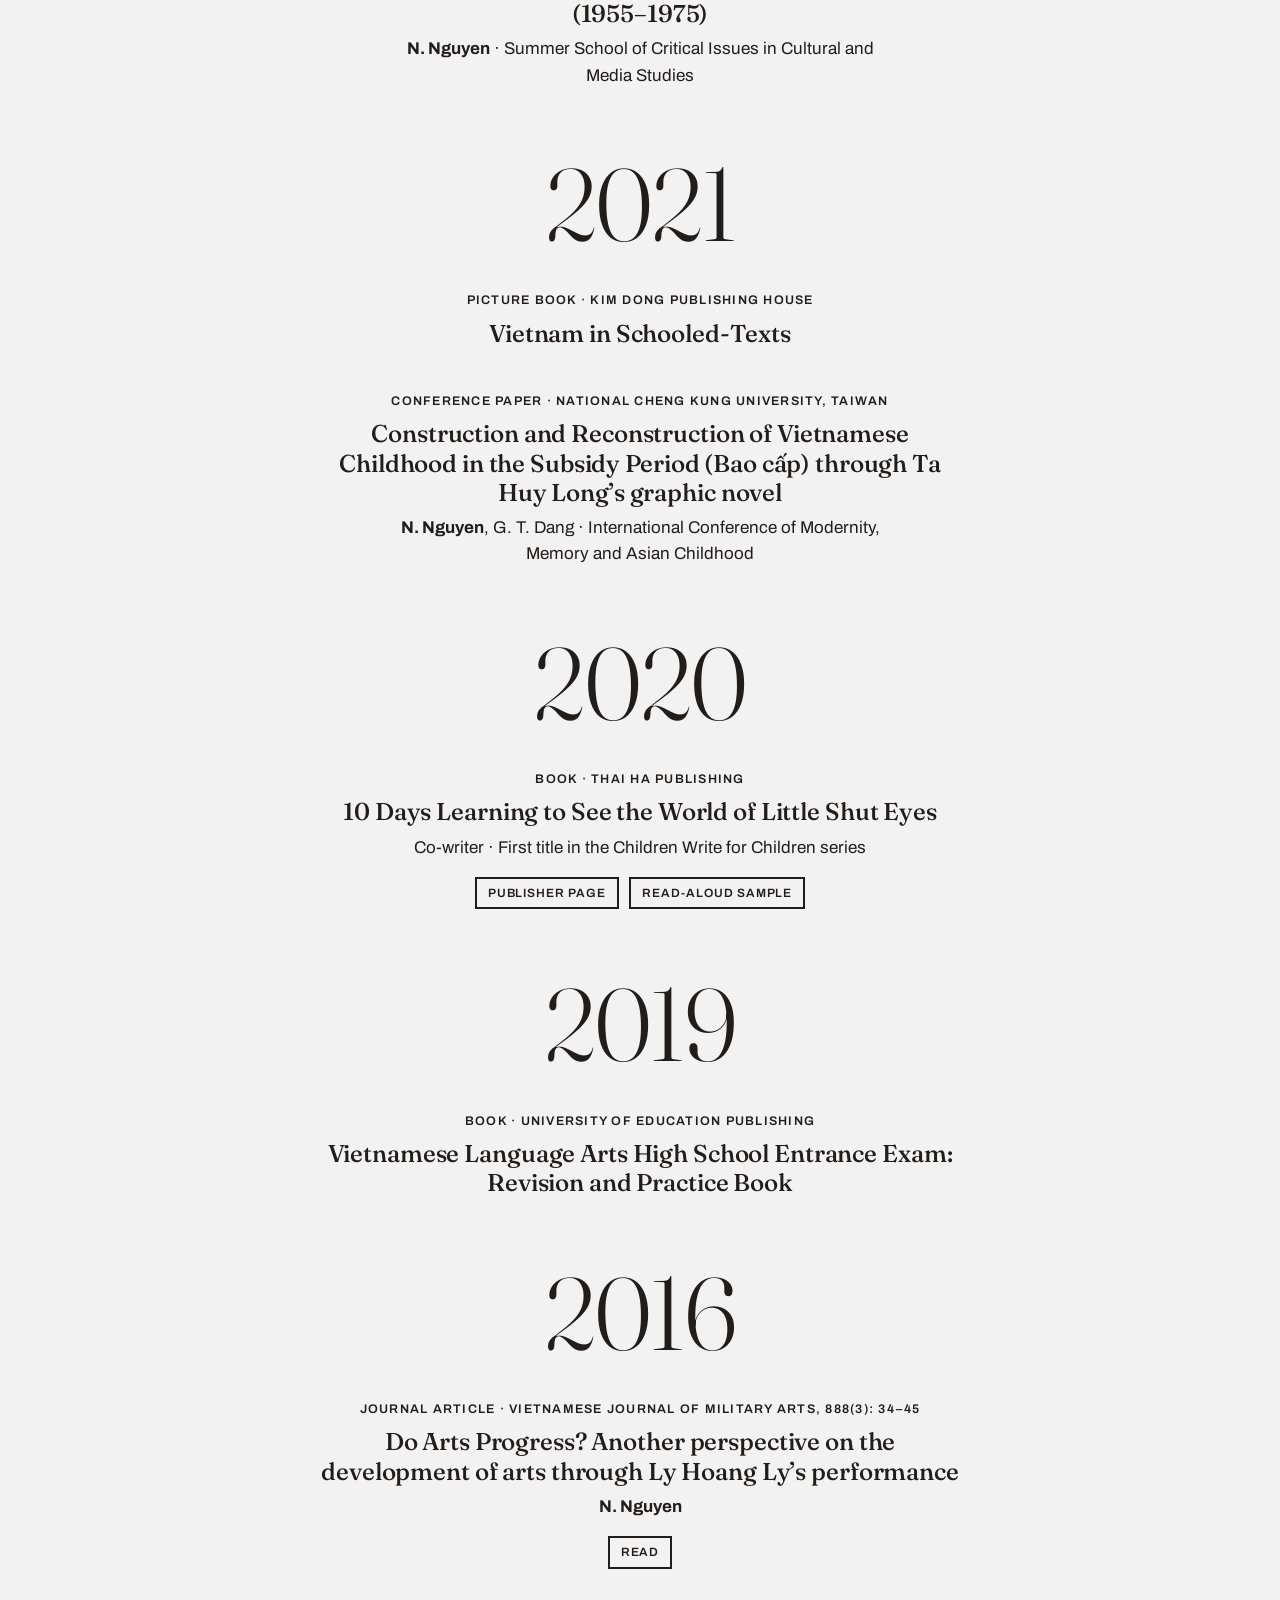
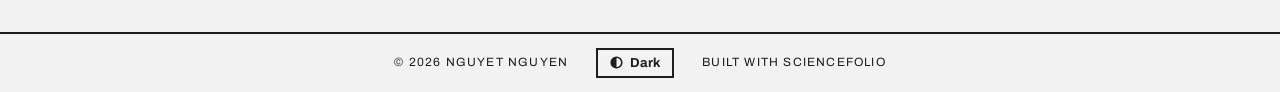
<file: work.html>
<!doctype html>
<html lang="en">
<head>
<meta charset="utf-8">
<meta name="viewport" content="width=device-width, initial-scale=1">
<title>Work · Nguyet Nguyen</title>
<meta name="description" content="Books, articles, translations and talks by Nguyet Nguyen.">
<link rel="icon" href="images/favicon.svg" type="image/svg+xml">
<link rel="preconnect" href="https://fonts.googleapis.com">
<link rel="preconnect" href="https://fonts.gstatic.com" crossorigin>
<link rel="stylesheet" href="https://fonts.googleapis.com/css2?family=Archivo:wght@300;400;600;700;800&family=Fraunces:ital,opsz,wght@0,9..144,300..700;1,9..144,300..700&display=swap">
<link rel="stylesheet" href="css/tokens.css">
<link rel="stylesheet" href="css/site.css">
<script src="js/theme.js"></script>
<script src="js/filter.js" defer></script>
</head>
<body>
<nav class="nav" aria-label="Main">
  <a class="nav-name" href="index.html">Nguyet Nguyen</a>
  <a href="about.html">About</a>
  <a href="research.html">Programs</a>
  <a href="work.html" aria-current="page">Work</a>
</nav>

<main>
  <header class="page-head">
    <h1>Work</h1>
    <hr class="short-rule">
    <p>Books, articles, translations and talks on childhood, children’s literature and literacy education.</p>
  </header>

  <section class="section flush-top" aria-label="Work list">
    <div class="wrap">

      <div class="filters" role="group" aria-label="Filter by type">
        <button type="button" class="filter" data-filter="all" aria-pressed="true">All</button>
        <button type="button" class="filter" data-filter="book" aria-pressed="false">Books</button>
        <button type="button" class="filter" data-filter="article" aria-pressed="false">Articles</button>
        <button type="button" class="filter" data-filter="talk" aria-pressed="false">Talks</button>
      </div>

      <section class="year-group" aria-labelledby="yprogress">
        <h2 class="year" id="yprogress">In progress</h2>
        <article class="entry" data-type="book">
          <p class="when">Translation · Tri Thuc Publishing House, Vietnam</p>
          <h3>Teaching Every Student in the Digital Age: Universal Design for Learning</h3>
          <p class="authors">Vietnamese translation of the book by David H. Rose and Anne Meyer</p>
        </article>
      </section>

      <section class="year-group" aria-labelledby="y2023">
        <h2 class="year" id="y2023">2023</h2>
        <article class="entry" data-type="article">
          <p class="when">Conference paper, accepted · AERA Annual Meeting, Chicago</p>
          <h3>Affect, music and the recollection of memories in arts-based research</h3>
          <p class="authors">With a team of scholars from Canada and Vietnam</p>
        </article>
      </section>

      <section class="year-group" aria-labelledby="y2022">
        <h2 class="year" id="y2022">2022</h2>
        <article class="entry" data-type="article">
          <p class="when">Book chapter · The Palgrave Handbook of Educational Thinkers, Palgrave Macmillan</p>
          <h3>The Buddha: Wisdom from the East</h3>
          <p class="authors">H. Dong, <strong>N. Nguyen</strong>, T. Nguyen, E. Trinh, G. H. Le</p>
          <div class="links"><a href="https://doi.org/10.1007/978-3-030-81037-5_3-1">DOI</a></div>
        </article>
        <article class="entry" data-type="talk">
          <p class="when">Public lecture · Vietnam National University, Hanoi</p>
          <h3>The socio-politics of Vietnamese childhood through children’s literacy experiences in the Vietnam War (1955–1975)</h3>
          <p class="authors"><strong>N. Nguyen</strong> · Summer School of Critical Issues in Cultural and Media Studies</p>
        </article>
      </section>

      <section class="year-group" aria-labelledby="y2021">
        <h2 class="year" id="y2021">2021</h2>
        <article class="entry" data-type="book">
          <p class="when">Picture book · Kim Dong Publishing House</p>
          <h3>Vietnam in Schooled-Texts</h3>
        </article>
        <article class="entry" data-type="talk">
          <p class="when">Conference paper · National Cheng Kung University, Taiwan</p>
          <h3>Construction and Reconstruction of Vietnamese Childhood in the Subsidy Period (Bao cấp) through Ta Huy Long’s graphic novel</h3>
          <p class="authors"><strong>N. Nguyen</strong>, G. T. Dang · International Conference of Modernity, Memory and Asian Childhood</p>
        </article>
      </section>

      <section class="year-group" aria-labelledby="y2020">
        <h2 class="year" id="y2020">2020</h2>
        <article class="entry" data-type="book">
          <p class="when">Book · Thai Ha Publishing</p>
          <h3>10 Days Learning to See the World of Little Shut Eyes</h3>
          <p class="authors">Co-writer · First title in the Children Write for Children series</p>
          <div class="links"><a href="https://thaihabooks.com/products/10-ngay-ngam-the-gioi-cua-mat-nham-tit">Publisher page</a><a href="https://www.youtube.com/watch?v=2GXSbC4EUvc">Read-aloud sample</a></div>
        </article>
      </section>

      <section class="year-group" aria-labelledby="y2019">
        <h2 class="year" id="y2019">2019</h2>
        <article class="entry" data-type="book">
          <p class="when">Book · University of Education Publishing</p>
          <h3>Vietnamese Language Arts High School Entrance Exam: Revision and Practice Book</h3>
        </article>
      </section>

      <section class="year-group" aria-labelledby="y2016">
        <h2 class="year" id="y2016">2016</h2>
        <article class="entry" data-type="article">
          <p class="when">Journal article · Vietnamese Journal of Military Arts, 888(3): 34–45</p>
          <h3>Do Arts Progress? Another perspective on the development of arts through Ly Hoang Ly’s performance</h3>
          <p class="authors"><strong>N. Nguyen</strong></p>
          <div class="links"><a href="https://tinyurl.com/NguyenN-doartsprogress">Read</a></div>
        </article>
      </section>

    </div>
  </section>
</main>

<footer class="foot">
  <a href="index.html">© 2026 Nguyet Nguyen</a>
  <button type="button" class="toggle" data-theme-toggle aria-pressed="false"><svg viewBox="0 0 16 16" width="13" height="13" aria-hidden="true"><circle cx="8" cy="8" r="6.5" fill="none" stroke="currentColor" stroke-width="2"/><path d="M8 1.5a6.5 6.5 0 0 0 0 13z" fill="currentColor"/></svg><span data-theme-label>Dark</span></button>
  <a href="https://github.com/tuannguyen8390/sciencefolio" rel="noopener">Built with Sciencefolio</a>
</footer>

</body>
</html>
</file>
<file: css/tokens.css>
/* ==========================================================================
   SCIENCEFOLIO — tokens.css
   The only file most people need to edit. Three decisions:
   1) TYPE PACK   → set PACK in js/theme.js ('grotesk' default, or 'serif')
   2) ACCENT      → uncomment one line below (or write your own hex)
   3) COLORS      → paper / ink, if you want a different neutral
   ========================================================================== */

:root {
  /* ---- neutrals ------------------------------------------------------- */
  --paper: #f3f2f2;
  --ink: #201e1d;
  --surface: #eceae4;

  /* ---- 2) ACCENT ------------------------------------------------------
     Ships as plain ink: no color, no shared brand. Pick one (light + dark
     values; the dark one needs to be lighter so it stays readable).        */
  --accent-light: #a84f1f;   /* warm terracotta orange */
  --accent-dark: #f0a070;    /* lighter orange for dark mode */
  /* --accent-light: #2545d3;  --accent-dark: #8aa2ff;   cobalt  */
  /* --accent-light: #1e6f50;  --accent-dark: #6fd1a8;   forest  */
  /* --accent-light: #b4552d;  --accent-dark: #f0a07c;   rust    */
  /* --accent-light: #6d28d9;  --accent-dark: #b99bff;   violet  */
  --accent: var(--accent-light);

  /* ---- 1) TYPE PACK 01 · GROTESK (default, STEM) ---------------------- */
  --font-display: 'Archivo', system-ui, sans-serif;
  --font-body: 'Archivo', system-ui, sans-serif;
  --font-label: 'IBM Plex Mono', ui-monospace, monospace;
  --font-statement: var(--font-body);
  --display-weight: 800;      /* name and page titles */
  --display-tracking: -0.04em;
  --display-leading: 0.95;
  --head-weight: 700;         /* section headings */
  --head-tracking: -0.03em;
  --title-weight: 600;        /* entry, column and chapter titles */
  --title-tracking: -0.015em;
  --emph-weight: 700;
  --emph-style: normal;
  --label-transform: none;
  --label-tracking: 0.04em;

  /* ---- layout --------------------------------------------------------- */
  --rule: 2px solid var(--ink);
  --edge: clamp(20px, 5vw, 56px);
  --wide: 960px;
  --measure: 64ch;
}

/* ---- 1) TYPE PACK 02 · SERIF (social science & humanities) -------------
   Activate by setting PACK = 'serif' in js/theme.js                       */
html[data-pack="serif"] {
  --font-display: 'Fraunces', Georgia, serif;
  --font-statement: 'Fraunces', Georgia, serif;
  --font-label: 'Archivo', system-ui, sans-serif;
  --display-weight: 600;
  --display-tracking: -0.015em;
  --display-leading: 1;
  --head-weight: 600;
  --head-tracking: -0.015em;
  --title-weight: 500;
  --title-tracking: -0.005em;
  --emph-weight: 600;
  --emph-style: italic;
  --label-transform: uppercase;
  --label-tracking: 0.1em;
}

/* ---- dark mode (toggle in the footer) ---------------------------------- */
html[data-theme="dark"] {
  --paper: #141312;
  --ink: #f3f2f2;
  --surface: #1d1b19;
  --accent: var(--accent-dark);
}
</file>
<file: css/site.css>
/* ==========================================================================
   SCIENCEFOLIO — site.css
   Structure and components. Everything reads from tokens.css — you should
   rarely need to touch this file.
   ========================================================================== */

*, *::before, *::after { box-sizing: border-box; }
html { -webkit-text-size-adjust: 100%; }
body {
  margin: 0;
  min-height: 100vh;
  display: flex;
  flex-direction: column;
  background: var(--paper);
  color: var(--ink);
  font-family: var(--font-body);
  font-size: 17px;
  line-height: 1.55;
  text-wrap: pretty;
}
main { flex: 1; }
a { color: var(--ink); text-underline-offset: 4px; text-decoration-thickness: 2px; }
a:hover { color: var(--accent); }
:focus-visible { outline: 2px solid var(--accent); outline-offset: 3px; }
::selection { background: var(--ink); color: var(--paper); }
img { max-width: 100%; display: block; }

/* ---- nav ---------------------------------------------------------------- */
.nav {
  border-bottom: var(--rule);
  display: flex;
  justify-content: center;
  flex-wrap: wrap;
  gap: 12px 30px;
  padding: 16px var(--edge);
  font-size: 14px;
  font-weight: 600;
}
.nav a { text-decoration: none; padding: 4px 0; border-bottom: 2px solid transparent; }
.nav a:hover, .nav a[aria-current="page"] { border-bottom-color: var(--accent); }
.nav a.nav-name {
  flex-basis: 100%;
  text-align: center;
  border-bottom: 0;
  padding: 0;
  font-family: var(--font-display);
  font-weight: var(--head-weight);
  font-size: 17px;
  letter-spacing: var(--head-tracking);
}
.nav a.nav-name:hover { color: var(--accent); }

/* ---- hero --------------------------------------------------------------- */
.hero {
  display: flex;
  flex-direction: column;
  align-items: center;
  text-align: center;
  padding: clamp(48px, 9vh, 96px) var(--edge) clamp(56px, 10vh, 104px);
}
.portrait { width: 152px; height: 152px; margin: 0; border: var(--rule); }
.portrait img { width: 100%; height: 100%; object-fit: cover; }
.hero h1 {
  font-family: var(--font-display);
  font-weight: var(--display-weight);
  font-size: clamp(40px, 6vw, 84px);
  line-height: var(--display-leading);
  letter-spacing: var(--display-tracking);
  margin: 28px 0 0;
}
.kicker {
  font-family: var(--font-label);
  font-size: 13px;
  font-weight: 600;
  letter-spacing: 0.12em;
  text-transform: uppercase;
  margin: 14px 0 0;
}
.short-rule { width: 72px; border: 0; border-top: 2px solid var(--accent); margin: 28px auto; }
.statement {
  font-family: var(--font-statement);
  font-weight: 300;
  font-size: clamp(19px, 2vw, 26px);
  line-height: 1.4;
  max-width: 36ch;
  margin: 0;
}
.statement strong { font-weight: var(--emph-weight); font-style: var(--emph-style); color: var(--accent); }
.profile-links {
  display: flex;
  flex-wrap: wrap;
  justify-content: center;
  gap: 8px 24px;
  margin: 28px 0 0;
  padding: 0;
  list-style: none;
  font-family: var(--font-label);
  font-size: 13px;
  font-weight: 600;
  letter-spacing: var(--label-tracking);
  text-transform: var(--label-transform);
}

/* ---- page head (inner pages) -------------------------------------------- */
.page-head { text-align: center; padding: clamp(48px, 8vh, 88px) var(--edge) 12px; }
.page-head h1 {
  font-family: var(--font-display);
  font-weight: var(--display-weight);
  font-size: clamp(40px, 6vw, 72px);
  line-height: var(--display-leading);
  letter-spacing: var(--display-tracking);
  margin: 0;
}
.page-head > .short-rule:last-child { margin-bottom: 4px; }
.page-head p { max-width: 52ch; margin: 18px auto 0; font-size: 19px; }

/* ---- sections ----------------------------------------------------------- */
.section { padding: clamp(44px, 7vh, 80px) var(--edge); border-top: var(--rule); }
.section.flush-top { border-top: 0; padding-top: clamp(28px, 4vh, 44px); }
.section.tint { background: var(--surface); }
.wrap { max-width: var(--wide); margin: 0 auto; }
.section-head { text-align: center; margin-bottom: 36px; }
.section-head h2 {
  font-family: var(--font-display);
  font-weight: var(--head-weight);
  font-size: clamp(28px, 3.4vw, 44px);
  line-height: 1;
  letter-spacing: var(--head-tracking);
  margin: 0;
}
.section-head .short-rule { margin: 20px auto 0; }
.more { text-align: center; margin-top: 28px; font-weight: 600; }
.prose { max-width: var(--measure); margin: 0 auto; font-size: 18px; line-height: 1.65; }
.prose p { margin: 0 0 1.1em; }
.prose p.lead-in { font-family: var(--font-statement); font-weight: 300; font-size: clamp(21px, 2.4vw, 26px); line-height: 1.4; }

/* ---- centered columns (home: what I work on) -------------------------- */
.cols3 {
  display: grid;
  grid-template-columns: repeat(3, minmax(0, 1fr));
  gap: 44px 48px;
  text-align: center;
}
.cols4 {
  display: grid;
  grid-template-columns: repeat(2, minmax(0, 1fr));
  gap: 56px 64px;
  max-width: 860px;
  margin: 0 auto;
  text-align: center;
}
.cols4 .col p { max-width: 36ch; }
.col p a { text-decoration: underline; text-underline-offset: 3px; }
.col { display: flex; flex-direction: column; align-items: center; }
.col h3 {
  font-family: var(--font-display);
  font-weight: var(--title-weight);
  font-size: clamp(19px, 1.8vw, 23px);
  line-height: 1.15;
  letter-spacing: var(--title-tracking);
  margin: 0;
}
.col p { margin: 12px 0 0; max-width: 32ch; font-size: 16px; }
.col .tags { justify-content: center; margin-top: 16px; }

/* ---- centered entries (selected work, education, experience) ----------- */
.entries { max-width: var(--measure); margin: 0 auto; }
.entry { max-width: var(--measure); margin-left: auto; margin-right: auto; text-align: center; }
.entry:not([hidden]) ~ .entry:not([hidden]) { margin-top: 44px; }
.entry .when {
  font-family: var(--font-label);
  font-size: 12.5px;
  font-weight: 600;
  letter-spacing: 0.1em;
  text-transform: uppercase;
  margin: 0 0 8px;
}
.entry h3 {
  font-family: var(--font-display);
  font-weight: var(--title-weight);
  font-size: clamp(20px, 1.9vw, 25px);
  line-height: 1.2;
  letter-spacing: var(--title-tracking);
  margin: 0;
}
.entry h3 a { text-decoration: none; }
.entry h3 a:hover { text-decoration: underline; text-decoration-thickness: 2px; text-underline-offset: 5px; }
.entry p:not(.when) { margin: 8px auto 0; max-width: 52ch; }

/* ---- tags --------------------------------------------------------------- */
/* Plain labels separated by dots. Boxes are reserved for things you can click. */
.tags { display: flex; flex-wrap: wrap; gap: 4px 0; }
.tag {
  font-family: var(--font-label);
  font-size: 12px;
  font-weight: 400;
  letter-spacing: 0.08em;
  text-transform: uppercase;
}
.tag + .tag::before { content: "·"; margin: 0 9px; }

/* ---- research chapters -------------------------------------------------- */
.chapters { max-width: 720px; margin: 0 auto; }
.chapter { text-align: center; }
.chapter + .chapter { margin-top: 96px; }
.figure { max-width: 520px; margin: 0 auto 30px; border: var(--rule); }
.figure img { width: 100%; height: auto; aspect-ratio: 16 / 9; object-fit: cover; }
.figure-natural { max-width: 640px; }
.figure-natural img { aspect-ratio: auto; }
.figure figcaption {
  border-top: var(--rule);
  padding: 10px 14px;
  font-family: var(--font-label);
  font-size: 12.5px;
  font-weight: 600;
  letter-spacing: var(--label-tracking);
  text-transform: var(--label-transform);
  text-align: left;
}
.chapter .when {
  font-family: var(--font-label);
  font-size: 12.5px;
  font-weight: 600;
  letter-spacing: 0.1em;
  text-transform: uppercase;
  margin: 0 0 10px;
}
.chapter h2 {
  font-family: var(--font-display);
  font-weight: var(--head-weight);
  font-size: clamp(26px, 3vw, 38px);
  line-height: 1.1;
  letter-spacing: var(--head-tracking);
  margin: 0;
}
.chapter p:not(.when) { max-width: 58ch; margin: 16px auto 0; font-size: 18px; line-height: 1.6; }
.chapter .tags { margin-top: 18px; }

/* ---- program layout: sharp lead, quick facts, then photos and links ------ */
.chapter p.lead {
  font-family: var(--font-statement);
  font-weight: 300;
  font-size: clamp(20px, 2.2vw, 25px);
  line-height: 1.4;
  max-width: 38ch;
  margin: 18px auto 0;
}
.chapter p.lead strong { font-weight: var(--emph-weight); font-style: var(--emph-style); color: var(--accent); }
.facts { max-width: 58ch; margin: 26px auto 0; }
.facts div { margin-top: 12px; }
.facts dt {
  font-family: var(--font-label);
  font-size: 12px;
  font-weight: 600;
  letter-spacing: 0.1em;
  text-transform: uppercase;
  margin: 0;
}
.facts dd { margin: 2px 0 0; font-size: 16.5px; line-height: 1.5; }
.chapter .figure { margin-top: 32px; margin-bottom: 0; }
.chapter .figure + .figure { margin-top: 20px; }
.chapter .links { margin-top: 24px; }
.chapter p.small-label {
  font-family: var(--font-label);
  font-size: 12px;
  font-weight: 600;
  letter-spacing: 0.1em;
  text-transform: uppercase;
  margin: 26px auto 0;
}
.plain { list-style: none; padding: 0; margin: 14px auto 0; max-width: 58ch; }
.plain li { margin-top: 14px; font-size: 18px; line-height: 1.4; }
.plain .orig { display: block; font-size: 15px; font-style: italic; margin-top: 2px; }

/* ---- buttons ------------------------------------------------------------ */
.btn {
  display: inline-block;
  font-family: var(--font-body);
  font-weight: 700;
  font-size: 15px;
  line-height: 1.2;
  padding: 12px 18px;
  border: 2px solid var(--ink);
  background: var(--ink);
  color: var(--paper);
  text-decoration: none;
  cursor: pointer;
}
.btn:hover { background: var(--accent); border-color: var(--accent); color: var(--paper); }
.btn-line { background: transparent; color: var(--ink); }
.btn-line:hover { background: var(--ink); border-color: var(--ink); color: var(--paper); }
.btn-row { display: flex; flex-wrap: wrap; justify-content: center; gap: 12px; margin-top: 24px; }

/* ---- work page ---------------------------------------------------------- */
.filters { display: flex; flex-wrap: wrap; justify-content: center; gap: 8px; margin-bottom: 56px; }
.filter {
  font-family: var(--font-label);
  font-size: 12.5px;
  font-weight: 600;
  letter-spacing: 0.06em;
  text-transform: uppercase;
  background: transparent;
  color: var(--ink);
  border: 2px solid var(--ink);
  padding: 7px 14px;
  cursor: pointer;
}
.filter:hover { border-color: var(--accent); color: var(--accent); }
.filter[aria-pressed="true"] { background: var(--ink); color: var(--paper); }
.year-group { margin-bottom: 64px; }
.year-group:last-child { margin-bottom: 0; }
.year {
  font-family: var(--font-display);
  font-weight: 300;
  font-size: clamp(52px, 8vw, 104px);
  line-height: 1;
  letter-spacing: var(--display-tracking);
  text-align: center;
  margin: 0 0 36px;
}
.entry .authors strong { font-weight: 700; }
.entry .tags, .chapter .tags { justify-content: center; margin-top: 14px; }
.links { display: flex; flex-wrap: wrap; justify-content: center; gap: 10px; margin-top: 16px; }
.links a {
  font-family: var(--font-label);
  font-size: 12px;
  font-weight: 600;
  letter-spacing: 0.08em;
  text-transform: uppercase;
  text-decoration: none;
  border: 2px solid var(--ink);
  padding: 5px 11px;
}
.links a:hover { background: var(--ink); color: var(--paper); }

/* ---- footer ------------------------------------------------------------- */
.foot {
  border-top: var(--rule);
  display: flex;
  justify-content: center;
  align-items: center;
  flex-wrap: wrap;
  gap: 12px 28px;
  padding: 14px var(--edge);
  font-family: var(--font-label);
  font-size: 12px;
  letter-spacing: var(--label-tracking);
  text-transform: var(--label-transform);
}
.foot a { text-decoration: none; }
.foot a:hover { text-decoration: underline; }
.toggle {
  font-family: var(--font-body);
  font-size: 13px;
  font-weight: 700;
  letter-spacing: 0;
  text-transform: none;
  background: transparent;
  color: var(--ink);
  border: 2px solid var(--ink);
  padding: 6px 12px;
  cursor: pointer;
  display: inline-flex;
  align-items: center;
  gap: 7px;
}
.toggle:hover { border-color: var(--accent); color: var(--accent); }

/* ---- small screens ------------------------------------------------------ */
@media (max-width: 720px) {
  .cols3, .cols4 { grid-template-columns: 1fr; }
  body { font-size: 16px; }
}
</file>
